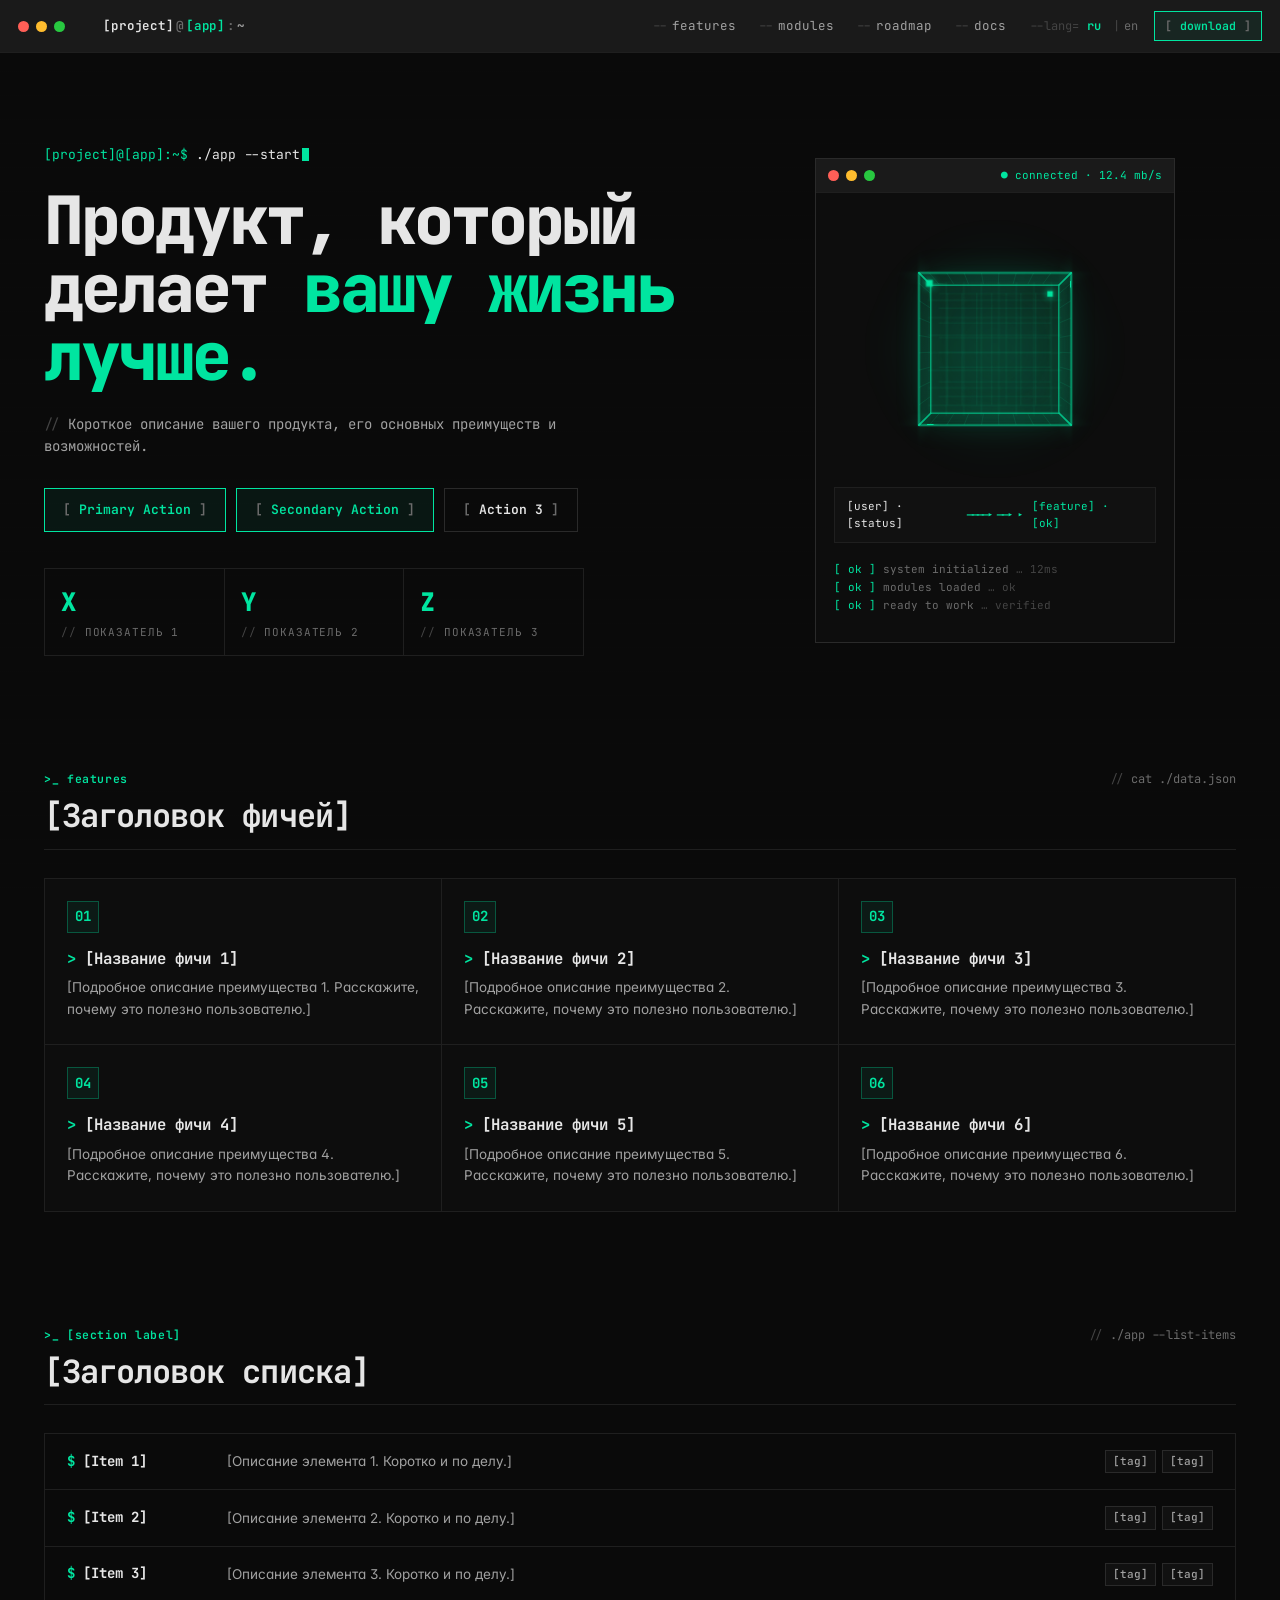
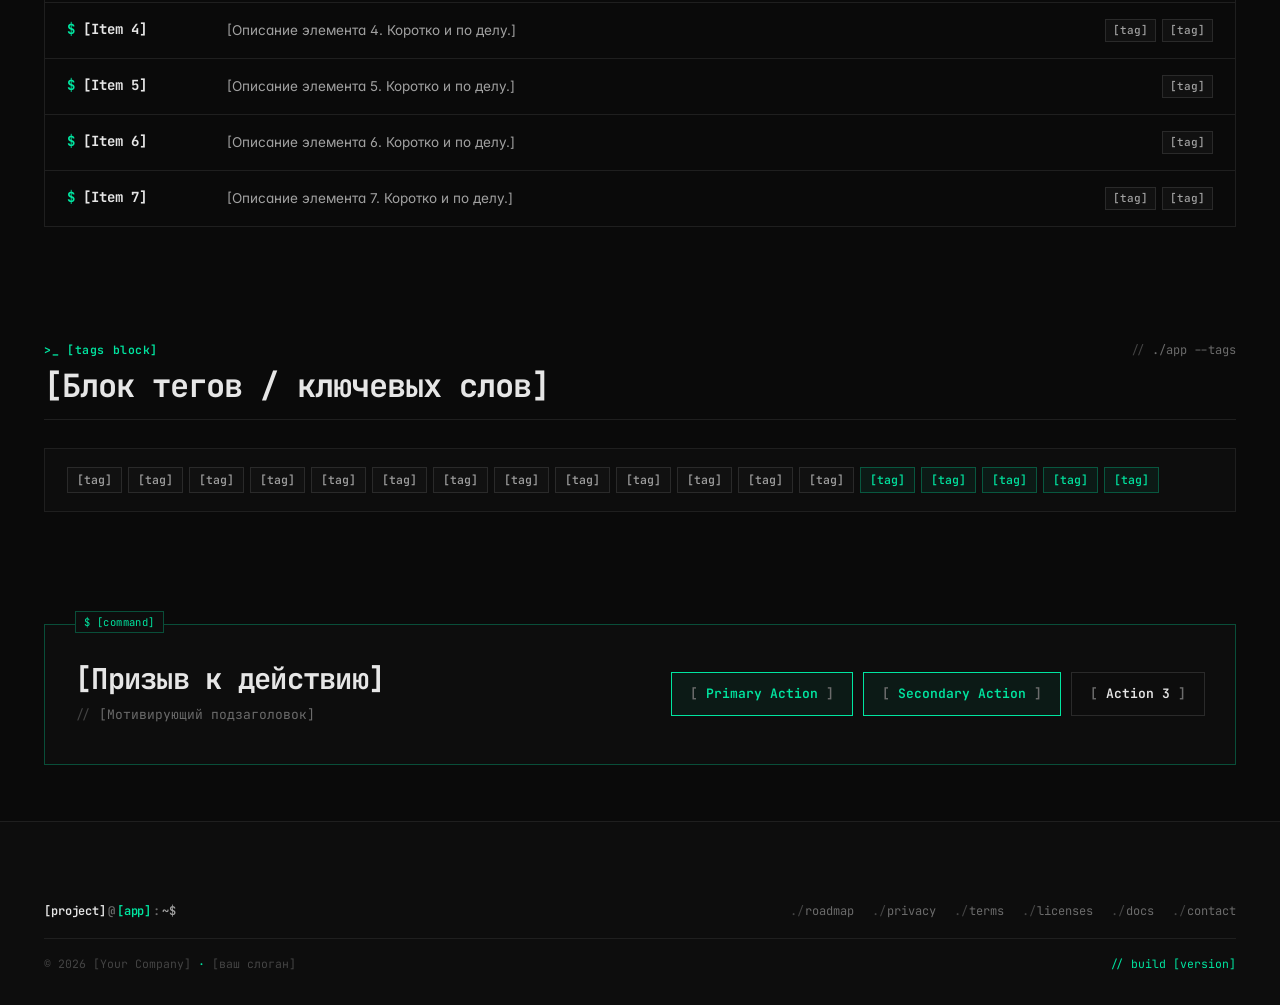
<file: index.html>
<!DOCTYPE html><html lang="ru"><head>
  <meta charset="UTF-8">
  <meta name="viewport" content="width=device-width, initial-scale=1.0">
  <title>[Project Name] — [Your Catchy Tagline Here]</title>
  <link rel="icon" type="image/x-icon" href="./assets/img/favicon.ico">
  <link rel="icon" type="image/png" sizes="32x32" href="./assets/img/favicon-32x32.png">
  <link rel="icon" type="image/png" sizes="16x16" href="./assets/img/favicon-16x16.png">
  <link rel="apple-touch-icon" sizes="180x180" href="./assets/img/apple-touch-icon.png">
  <meta name="description" content="[Your detailed project description goes here. It should cover main features.]">
  <link rel="preconnect" href="https://fonts.googleapis.com">
  <link rel="preconnect" href="https://fonts.gstatic.com" crossorigin="">
  <link href="https://fonts.googleapis.com/css2?family=Inter:wght@400;500;600;700;800;900&display=swap" rel="stylesheet">
  
  <link rel="stylesheet" href="./assets/css/styles.css">
  <style>
    /* ──────────────────────────────────────────────────────────────
     * Page: index.md — terminal-style landing
     * Local overrides only; everything else from styles.css.
     * ────────────────────────────────────────────────────────────── */

    /* HERO ── booted-up command prompt */
    .hero {
      padding: 92px 0 56px;
      position: relative;
    }
    .hero-grid {
      display: grid;
      grid-template-columns: minmax(0, 1.15fr) minmax(0, 0.85fr);
      gap: 56px;
      align-items: center;
    }
    .hero-cmd {
      font-family: var(--font-mono);
      font-size: 13px;
      color: var(--text-muted);
      margin-bottom: 22px;
    }
    .hero-cmd .prompt { color: var(--mint); }
    .hero-cmd .arg    { color: var(--text); }

    .hero h1 {
      font-family: var(--font-mono);
      font-size: clamp(2.4rem, 5.2vw, 4.2rem);
      font-weight: 800;
      letter-spacing: -0.045em;
      line-height: 1.02;
      margin-bottom: 22px;
    }
    .hero h1 .mint { color: var(--mint); }

    .hero-sub {
      font-family: var(--font-mono);
      font-size: 14px;
      line-height: 1.6;
      color: var(--text-secondary);
      max-width: 540px;
      margin-bottom: 30px;
    }
    .hero-sub::before { content: '// '; color: var(--text-faint); }

    .hero-actions {
      display: flex;
      flex-wrap: wrap;
      gap: 10px;
      margin-bottom: 36px;
    }

    .hero-stats {
      display: grid;
      grid-template-columns: repeat(3, 1fr);
      gap: 0;
      border-top: 1px solid var(--border);
      border-left: 1px solid var(--border);
      max-width: 540px;
    }
    .hero-stat {
      padding: 14px 16px;
      border-right: 1px solid var(--border);
      border-bottom: 1px solid var(--border);
    }
    .hero-stat-value {
      font-family: var(--font-mono);
      font-size: 1.6rem;
      font-weight: 800;
      color: var(--mint);
      letter-spacing: -0.03em;
    }
    .hero-stat-label {
      font-family: var(--font-mono);
      font-size: 11px;
      color: var(--text-muted);
      text-transform: uppercase;
      letter-spacing: 0.08em;
      margin-top: 2px;
    }
    .hero-stat-label::before { content: '// '; color: var(--text-faint); }

    /* Hero art — phone mockup framed as a window */
    .hero-art {
      position: relative;
      align-self: stretch;
      display: flex;
      align-items: center;
      justify-content: center;
    }
    .hero-art-frame {
      position: relative;
      width: 100%;
      max-width: 360px;
      background: var(--bg-panel);
      border: 1px solid var(--border-strong);
      padding: 0;
    }
    .hero-art-head {
      display: flex; align-items: center; gap: 10px;
      padding: 8px 12px;
      background: var(--bg-panel-head);
      border-bottom: 1px solid var(--border);
      font-family: var(--font-mono);
      font-size: 11px;
      color: var(--text-muted);
    }
    .hero-art-head .meta { margin-left: auto; color: var(--mint); }
    .hero-art-body {
      position: relative;
      padding: 36px 18px 28px;
      min-height: 380px;
      display: flex;
      flex-direction: column;
      align-items: stretch;
      justify-content: space-between;
      gap: 18px;
      overflow: hidden;
    }

    /* CSS 3D WIREFRAME CUBE — pure CSS, no images */
    .cube-stage {
      position: relative;
      width: 100%;
      height: 240px;
      perspective: 800px;
      display: grid;
      place-items: center;
    }
    .cube {
      position: relative;
      width: 140px;
      height: 140px;
      transform-style: preserve-3d;
      animation: cubeSpin 18s linear infinite;
    }
    .cube .face {
      position: absolute;
      inset: 0;
      border: 1px solid var(--mint);
      background:
        linear-gradient(135deg, rgba(0, 229, 160, 0.04), rgba(0, 229, 160, 0.10));
      box-shadow:
        inset 0 0 30px rgba(0, 229, 160, 0.06),
        0 0 24px rgba(0, 229, 160, 0.12);
    }
    /* edge inner grid pattern — mono "circuit" feel */
    .cube .face::before {
      content: '';
      position: absolute;
      inset: 8px;
      background:
        linear-gradient(to right,  var(--border-mint) 1px, transparent 1px) 0 0 / 16px 16px,
        linear-gradient(to bottom, var(--border-mint) 1px, transparent 1px) 0 0 / 16px 16px;
      opacity: 0.35;
    }
    /* corner pip */
    .cube .face::after {
      content: '';
      position: absolute;
      top: 6px; left: 6px;
      width: 6px; height: 6px;
      background: var(--mint);
      box-shadow: 0 0 8px var(--mint);
    }
    .cube .f-front  { transform: translateZ(70px); }
    .cube .f-back   { transform: rotateY(180deg) translateZ(70px); }
    .cube .f-right  { transform: rotateY(90deg)  translateZ(70px); }
    .cube .f-left   { transform: rotateY(-90deg) translateZ(70px); }
    .cube .f-top    { transform: rotateX(90deg)  translateZ(70px); }
    .cube .f-bottom { transform: rotateX(-90deg) translateZ(70px); }

    @keyframes cubeSpin {
      0%   { transform: rotateX(-22deg) rotateY(0deg); }
      100% { transform: rotateX(-22deg) rotateY(360deg); }
    }

    /* faint scanline ring around cube */
    .cube-glow {
      position: absolute;
      width: 260px; height: 260px;
      border-radius: 50%;
      background: radial-gradient(circle, rgba(0, 229, 160, 0.16) 0%, transparent 60%);
      filter: blur(20px);
      pointer-events: none;
    }

    /* network ASCII strip under cube */
    .net-strip {
      display: grid;
      grid-template-columns: 1fr auto 1fr;
      gap: 10px;
      align-items: center;
      padding: 10px 12px;
      border: 1px solid var(--border);
      background: var(--bg-elev-1);
      font-family: var(--font-mono);
      font-size: 11px;
      color: var(--text-muted);
    }
    .net-strip .node { color: var(--text); }
    .net-strip .node.is-mint { color: var(--mint); }
    .net-strip .dash {
      letter-spacing: -2px;
      color: var(--mint);
      text-align: center;
      animation: dashFlow 2.4s linear infinite;
    }
    @keyframes dashFlow {
      0%, 100% { opacity: 0.4; }
      50%      { opacity: 1; }
    }

    /* live log lines under network */
    .live-log {
      font-family: var(--font-mono);
      font-size: 11px;
      color: var(--text-muted);
      line-height: 1.6;
    }
    .live-log .ok   { color: var(--mint); }
    .live-log .dim  { color: var(--text-faint); }

    @media (max-width: 960px) {
      .hero-grid { grid-template-columns: 1fr; gap: 36px; }
      .hero-art { order: 2; }
      .hero-art-frame { max-width: 360px; }
    }
    @media (max-width: 480px) {
      .hero { padding: 60px 0 36px; }
      .hero-stats { grid-template-columns: 1fr 1fr; max-width: 100%; }
      .cube-stage { height: 200px; }
      .cube { width: 110px; height: 110px; }
      .cube .f-front, .cube .f-back, .cube .f-right,
      .cube .f-left, .cube .f-top, .cube .f-bottom {
        --tz: 55px;
      }
      .cube .f-front  { transform: translateZ(55px); }
      .cube .f-back   { transform: rotateY(180deg) translateZ(55px); }
      .cube .f-right  { transform: rotateY(90deg)  translateZ(55px); }
      .cube .f-left   { transform: rotateY(-90deg) translateZ(55px); }
      .cube .f-top    { transform: rotateX(90deg)  translateZ(55px); }
      .cube .f-bottom { transform: rotateX(-90deg) translateZ(55px); }
    }

    @media (prefers-reduced-motion: reduce) {
      .cube { animation: none; transform: rotateX(-22deg) rotateY(34deg); }
      .net-strip .dash { animation: none; opacity: 0.75; }
    }

    /* ── SECTION HEAD ── unified shape for #features / #protocols / etc. */
    .sec-head {
      margin-bottom: 28px;
      padding-bottom: 14px;
      border-bottom: 1px solid var(--border);
      display: flex;
      align-items: baseline;
      justify-content: space-between;
      flex-wrap: wrap;
      gap: 12px;
    }
    .sec-head .eyebrow { display: inline-flex; }
    .sec-head h2 {
      font-family: var(--font-mono);
      font-size: clamp(1.5rem, 2.8vw, 2rem);
      font-weight: 700;
      letter-spacing: -0.03em;
    }
    .sec-head .meta {
      font-family: var(--font-mono);
      font-size: 12px;
      color: var(--text-muted);
    }
    .sec-head .meta::before { content: '// '; color: var(--text-faint); }

    /* ── FEATURES GRID ── */
    .feat-grid {
      display: grid;
      grid-template-columns: repeat(3, 1fr);
      gap: 0;
      border-top: 1px solid var(--border);
      border-left: 1px solid var(--border);
    }
    .feat {
      position: relative;
      padding: 22px 22px 24px;
      background: var(--bg-panel);
      border-right: 1px solid var(--border);
      border-bottom: 1px solid var(--border);
      transition: background var(--d-fast) var(--ease);
    }
    .feat:hover { background: var(--bg-elev-1); }
    .feat-icon {
      display: inline-flex;
      align-items: center;
      justify-content: center;
      width: 32px; height: 32px;
      margin-bottom: 14px;
      border: 1px solid var(--border-mint);
      background: var(--mint-tint);
      color: var(--mint);
      font-family: var(--font-mono);
      font-size: 14px;
      font-weight: 700;
    }
    .feat-title {
      font-family: var(--font-mono);
      font-size: 0.98rem;
      font-weight: 700;
      color: var(--text);
      margin-bottom: 6px;
    }
    .feat-title::before { content: '> '; color: var(--mint); }
    .feat-desc {
      font-family: var(--font-sans);
      font-size: 13.5px;
      line-height: 1.6;
      color: var(--text-secondary);
    }
    @media (max-width: 960px) { .feat-grid { grid-template-columns: repeat(2, 1fr); } }
    @media (max-width: 560px) { .feat-grid { grid-template-columns: 1fr; } }

    /* ── PROTOCOLS LIST ── */
    .proto-list {
      display: grid;
      grid-template-columns: 1fr;
      border: 1px solid var(--border);
    }
    .proto-row {
      display: grid;
      grid-template-columns: 140px 1fr auto;
      gap: 20px;
      padding: 16px 22px;
      border-bottom: 1px solid var(--border);
      align-items: center;
      transition: background var(--d-fast) var(--ease);
    }
    .proto-row:last-child { border-bottom: none; }
    .proto-row:hover { background: var(--bg-elev-1); }
    .proto-name {
      font-family: var(--font-mono);
      font-size: 14px;
      font-weight: 700;
      color: var(--text);
    }
    .proto-name::before { content: '$ '; color: var(--mint); }
    .proto-desc {
      font-family: var(--font-sans);
      font-size: 13.5px;
      color: var(--text-secondary);
      line-height: 1.55;
    }
    .proto-tags { display: flex; gap: 6px; flex-wrap: wrap; justify-content: flex-end; }
    @media (max-width: 720px) {
      .proto-row { grid-template-columns: 1fr; gap: 6px; }
      .proto-tags { justify-content: flex-start; }
    }

    /* ── TRANSPORTS ── horizontal cloud of tags */
    .transports {
      display: flex;
      flex-wrap: wrap;
      gap: 6px;
      padding: 18px 22px;
      background: var(--bg-panel);
      border: 1px solid var(--border);
    }
    .transports .tag { font-size: 11.5px; padding: 3px 9px; }

    /* ── CTA STRIP ── */
    .cta-strip {
      padding: 38px 30px;
      background: var(--bg-panel);
      border: 1px solid var(--border-mint);
      display: grid;
      grid-template-columns: 1fr auto;
      gap: 28px;
      align-items: center;
    }
    .cta-strip::before {
      content: '$ [command]';
      position: absolute;
      top: -14px;
      left: 30px;
      padding: 2px 8px;
      background: var(--bg-panel);
      border: 1px solid var(--border-mint);
      font-family: var(--font-mono);
      font-size: 10.5px;
      color: var(--mint);
      letter-spacing: 0.04em;
      text-transform: lowercase;
    }
    .cta-strip { position: relative; }
    .cta-strip h2 {
      font-family: var(--font-mono);
      font-size: clamp(1.4rem, 2.4vw, 1.8rem);
      font-weight: 700;
      letter-spacing: -0.025em;
      margin-bottom: 8px;
    }
    .cta-strip p {
      font-family: var(--font-mono);
      font-size: 13px;
      color: var(--text-muted);
    }
    .cta-strip p::before { content: '// '; color: var(--text-faint); }
    .cta-actions { display: flex; gap: 10px; flex-wrap: wrap; justify-content: flex-end; }
    @media (max-width: 720px) {
      .cta-strip { grid-template-columns: 1fr; padding: 30px 22px; }
      .cta-actions { justify-content: flex-start; }
    }

    /* Section base — replaces old big-feature/hero-art-section etc. */
    section.block { padding: 56px 0; }
    @media (max-width: 768px) { section.block { padding: 40px 0; } }
  </style>
</head>
<body>
  
  <header class="site-header" id="header">
    <div class="site-header-inner">
      <span class="win-dots" aria-hidden="true"><span></span><span></span><span></span></span>
      <a href="#" class="brand-path">
        <span class="host">[project]</span><span class="sep">@</span><span class="at">[app]</span><span class="sep">:</span><span class="path">~</span>
      </a>
      <nav class="site-nav">
        <a href="#features">features</a>
        <a href="#modules">modules</a>
        <a href="roadmap.html">roadmap</a>
        <a href="docs.html">docs</a>
      </nav>
      <div class="site-actions">
        <div class="lang-switcher">
          <button class="lang-btn active" onclick="setLang('ru')">ru</button>
          <button class="lang-btn" onclick="setLang('en')">en</button>
        </div>
        <a href="#download" class="btn btn-primary btn-sm">download</a>
      </div>
    </div>
  </header>

  <section class="hero">
    <div class="container">
      <div class="hero-grid">
        <div>
          <div class="hero-cmd">
            <span class="prompt">[project]@[app]:~$</span>
            <span class="arg">./app --start<span class="caret"></span></span>
          </div>
          <h1>
            <span lang="ru">Продукт, который<br>делает <span class="mint">вашу жизнь лучше.</span></span>
            <span lang="en">Product that<br>makes <span class="mint">your life easier.</span></span>
          </h1>
          <p class="hero-sub">
            <span lang="ru"> Короткое описание вашего продукта, его основных преимуществ и возможностей.</span>
            <span lang="en"> Short description of your product, its main benefits and features.</span>
          </p>
          <div class="hero-actions">
            <a href="#" class="btn btn-primary btn-lg" id="download">Primary Action</a>
            <a href="#" class="btn btn-primary btn-lg">Secondary Action</a>
            <a href="#" class="btn btn-lg">Action 3</a>
          </div>
          <div class="hero-stats">
            <div class="hero-stat">
              <div class="hero-stat-value">X</div>
              <div class="hero-stat-label" lang="ru">показатель 1</div>
              <div class="hero-stat-label" lang="en">metric 1</div>
            </div>
            <div class="hero-stat">
              <div class="hero-stat-value">Y</div>
              <div class="hero-stat-label" lang="ru">показатель 2</div>
              <div class="hero-stat-label" lang="en">metric 2</div>
            </div>
            <div class="hero-stat">
              <div class="hero-stat-value">Z</div>
              <div class="hero-stat-label" lang="ru">показатель 3</div>
              <div class="hero-stat-label" lang="en">metric 3</div>
            </div>
          </div>
        </div>
        <div class="hero-art">
          <div class="hero-art-frame">
            <div class="hero-art-head">
              <span class="win-dots" aria-hidden="true"><span></span><span></span><span></span></span>
              <span class="meta">● connected · 12.4 mb/s</span>
            </div>
            <div class="hero-art-body">
              <div class="cube-stage" aria-hidden="true">
                <div class="cube-glow"></div>
                <div class="cube">
                  <div class="face f-front"></div>
                  <div class="face f-back"></div>
                  <div class="face f-right"></div>
                  <div class="face f-left"></div>
                  <div class="face f-top"></div>
                  <div class="face f-bottom"></div>
                </div>
              </div>
              <div class="net-strip">
                <span class="node">[user] · [status]</span>
                <span class="dash">────▸ ──▸ ▸</span>
                <span class="node is-mint">[feature] · [ok]</span>
              </div>
              <div class="live-log">
                <div><span class="ok">[ ok ]</span> system initialized <span class="dim">… 12ms</span></div>
                <div><span class="ok">[ ok ]</span> modules loaded <span class="dim">… ok</span></div>
                <div><span class="ok">[ ok ]</span> ready to work <span class="dim">… verified</span></div>
              </div>
            </div>
          </div>
        </div>
      </div>
    </div>
  </section>

  <section class="block" id="features">
    <div class="container">
      <div class="sec-head">
        <div>
          <span class="eyebrow">features</span>
          <h2 style="margin-top: 8px;">
            <span lang="ru">[Заголовок фичей]</span>
            <span lang="en">[Features Heading]</span>
          </h2>
        </div>
        <span class="meta" lang="ru">cat ./data.json</span>
        <span class="meta" lang="en">cat ./data.json</span>
      </div>
      <div class="feat-grid">
        <div class="feat">
          <div class="feat-icon">01</div>
          <div class="feat-title" lang="ru">[Название фичи 1]</div>
          <div class="feat-title" lang="en">[Feature 1 Name]</div>
          <div class="feat-desc" lang="ru">[Подробное описание преимущества 1. Расскажите, почему это полезно пользователю.]</div>
          <div class="feat-desc" lang="en">[Detailed description for feature 1. Explain why it is useful for the user.]</div>
        </div>
        <div class="feat">
          <div class="feat-icon">02</div>
          <div class="feat-title" lang="ru">[Название фичи 2]</div>
          <div class="feat-title" lang="en">[Feature 2 Name]</div>
          <div class="feat-desc" lang="ru">[Подробное описание преимущества 2. Расскажите, почему это полезно пользователю.]</div>
          <div class="feat-desc" lang="en">[Detailed description for feature 2. Explain why it is useful for the user.]</div>
        </div>
        <div class="feat">
          <div class="feat-icon">03</div>
          <div class="feat-title" lang="ru">[Название фичи 3]</div>
          <div class="feat-title" lang="en">[Feature 3 Name]</div>
          <div class="feat-desc" lang="ru">[Подробное описание преимущества 3. Расскажите, почему это полезно пользователю.]</div>
          <div class="feat-desc" lang="en">[Detailed description for feature 3. Explain why it is useful for the user.]</div>
        </div>
        <div class="feat">
          <div class="feat-icon">04</div>
          <div class="feat-title" lang="ru">[Название фичи 4]</div>
          <div class="feat-title" lang="en">[Feature 4 Name]</div>
          <div class="feat-desc" lang="ru">[Подробное описание преимущества 4. Расскажите, почему это полезно пользователю.]</div>
          <div class="feat-desc" lang="en">[Detailed description for feature 4. Explain why it is useful for the user.]</div>
        </div>
        <div class="feat">
          <div class="feat-icon">05</div>
          <div class="feat-title" lang="ru">[Название фичи 5]</div>
          <div class="feat-title" lang="en">[Feature 5 Name]</div>
          <div class="feat-desc" lang="ru">[Подробное описание преимущества 5. Расскажите, почему это полезно пользователю.]</div>
          <div class="feat-desc" lang="en">[Detailed description for feature 5. Explain why it is useful for the user.]</div>
        </div>
        <div class="feat">
          <div class="feat-icon">06</div>
          <div class="feat-title" lang="ru">[Название фичи 6]</div>
          <div class="feat-title" lang="en">[Feature 6 Name]</div>
          <div class="feat-desc" lang="ru">[Подробное описание преимущества 6. Расскажите, почему это полезно пользователю.]</div>
          <div class="feat-desc" lang="en">[Detailed description for feature 6. Explain why it is useful for the user.]</div>
        </div>
      </div>
    </div>
  </section>

  <section class="block" id="modules">
    <div class="container">
      <div class="sec-head">
        <div>
          <span class="eyebrow">[section label]</span>
          <h2 style="margin-top: 8px;">
            <span lang="ru">[Заголовок списка]</span>
            <span lang="en">[List Heading]</span>
          </h2>
        </div>
        <span class="meta">./app --list-items</span>
      </div>
      <div class="proto-list">
        <div class="proto-row">
          <div class="proto-name">[Item 1]</div>
          <div class="proto-desc" lang="ru">[Описание элемента 1. Коротко и по делу.]</div>
          <div class="proto-desc" lang="en">[Description of item 1. Short and clear.]</div>
          <div class="proto-tags">
            <span class="tag">[tag]</span>
            <span class="tag">[tag]</span>
          </div>
        </div>
        <div class="proto-row">
          <div class="proto-name">[Item 2]</div>
          <div class="proto-desc" lang="ru">[Описание элемента 2. Коротко и по делу.]</div>
          <div class="proto-desc" lang="en">[Description of item 2. Short and clear.]</div>
          <div class="proto-tags">
            <span class="tag">[tag]</span>
            <span class="tag">[tag]</span>
          </div>
        </div>
        <div class="proto-row">
          <div class="proto-name">[Item 3]</div>
          <div class="proto-desc" lang="ru">[Описание элемента 3. Коротко и по делу.]</div>
          <div class="proto-desc" lang="en">[Description of item 3. Short and clear.]</div>
          <div class="proto-tags">
            <span class="tag">[tag]</span>
            <span class="tag">[tag]</span>
          </div>
        </div>
        <div class="proto-row">
          <div class="proto-name">[Item 4]</div>
          <div class="proto-desc" lang="ru">[Описание элемента 4. Коротко и по делу.]</div>
          <div class="proto-desc" lang="en">[Description of item 4. Short and clear.]</div>
          <div class="proto-tags">
            <span class="tag">[tag]</span>
            <span class="tag">[tag]</span>
          </div>
        </div>
        <div class="proto-row">
          <div class="proto-name">[Item 5]</div>
          <div class="proto-desc" lang="ru">[Описание элемента 5. Коротко и по делу.]</div>
          <div class="proto-desc" lang="en">[Description of item 5. Short and clear.]</div>
          <div class="proto-tags">
            <span class="tag">[tag]</span>
          </div>
        </div>
        <div class="proto-row">
          <div class="proto-name">[Item 6]</div>
          <div class="proto-desc" lang="ru">[Описание элемента 6. Коротко и по делу.]</div>
          <div class="proto-desc" lang="en">[Description of item 6. Short and clear.]</div>
          <div class="proto-tags">
            <span class="tag">[tag]</span>
          </div>
        </div>
        <div class="proto-row">
          <div class="proto-name">[Item 7]</div>
          <div class="proto-desc" lang="ru">[Описание элемента 7. Коротко и по делу.]</div>
          <div class="proto-desc" lang="en">[Description of item 7. Short and clear.]</div>
          <div class="proto-tags">
            <span class="tag">[tag]</span>
            <span class="tag">[tag]</span>
          </div>
        </div>
      </div>
    </div>
  </section>

  <section class="block">
    <div class="container">
      <div class="sec-head">
        <div>
          <span class="eyebrow">[tags block]</span>
          <h2 style="margin-top: 8px;">
            <span lang="ru">[Блок тегов / ключевых слов]</span>
            <span lang="en">[Tags / Keywords block]</span>
          </h2>
        </div>
        <span class="meta">./app --tags</span>
      </div>
      <div class="transports">
        <span class="tag">[tag]</span>
        <span class="tag">[tag]</span>
        <span class="tag">[tag]</span>
        <span class="tag">[tag]</span>
        <span class="tag">[tag]</span>
        <span class="tag">[tag]</span>
        <span class="tag">[tag]</span>
        <span class="tag">[tag]</span>
        <span class="tag">[tag]</span>
        <span class="tag">[tag]</span>
        <span class="tag">[tag]</span>
        <span class="tag">[tag]</span>
        <span class="tag">[tag]</span>
        <span class="tag tag-mint">[tag]</span>
        <span class="tag tag-mint">[tag]</span>
        <span class="tag tag-mint">[tag]</span>
        <span class="tag tag-mint">[tag]</span>
        <span class="tag tag-mint">[tag]</span>
      </div>
    </div>
  </section>

  <section class="block">
    <div class="container">
      <div class="cta-strip">
        <div>
          <h2 lang="ru">[Призыв к действию]</h2>
          <h2 lang="en">[Call to Action]</h2>
          <p lang="ru">[Мотивирующий подзаголовок]</p>
          <p lang="en">[Motivating sub-heading]</p>
        </div>
        <div class="cta-actions">
          <a href="#" class="btn btn-primary btn-lg">Primary Action</a>
          <a href="#" class="btn btn-primary btn-lg">Secondary Action</a>
          <a href="#" class="btn btn-lg">Action 3</a>
        </div>
      </div>
    </div>
  </section>

  <footer class="site-footer">
    <div class="container site-footer-inner">
      <div class="brand-path">
        <span class="host">[project]</span><span class="sep">@</span><span class="at">[app]</span><span class="sep">:</span><span class="path">~$</span>
      </div>
      <div class="site-footer-links">
        <a href="roadmap.html">roadmap</a>
        <a href="privacy.html">privacy</a>
        <a href="terms.html">terms</a>
        <a href="licenses.html">licenses</a>
        <a href="docs.html">docs</a>
        <a href="contact.html">contact</a>
      </div>
    </div>
    <div class="container">
      <div class="site-footer-copy">
        <span>© 2026 [Your Company] <span class="tok-mint">·</span> <span lang="ru">[ваш слоган]</span><span lang="en">[your slogan]</span></span>
        <span class="tok-mint">// build [version]</span>
      </div>
    </div>
  </footer>

  <script>
    // Sticky header scroll-state
    const header = document.getElementById('header');
    window.addEventListener('scroll', () => {
      header.classList.toggle('scrolled', window.scrollY > 30);
    });

    // Smooth scroll for anchor links
    document.querySelectorAll('a[href^="#"]').forEach(anchor => {
      anchor.addEventListener('click', function(e) {
        const target = document.querySelector(this.getAttribute('href'));
        if (target) {
          e.preventDefault();
          target.scrollIntoView({ behavior: 'smooth', block: 'start' });
        }
      });
    });

    // Language switcher
    function setLang(lang) {
      document.body.classList.remove('lang-ru', 'lang-en');
      if (lang === 'en') document.body.classList.add('lang-en');
      document.querySelectorAll('.lang-btn').forEach(btn => {
        btn.classList.remove('active');
        if (btn.textContent.toLowerCase() === lang.toLowerCase()) btn.classList.add('active');
      });
      localStorage.setItem('terminus-lang', lang);
    }
    const savedLang = localStorage.getItem('terminus-lang');
    if (savedLang) setLang(savedLang);
  </script>

</body></html>
</file>
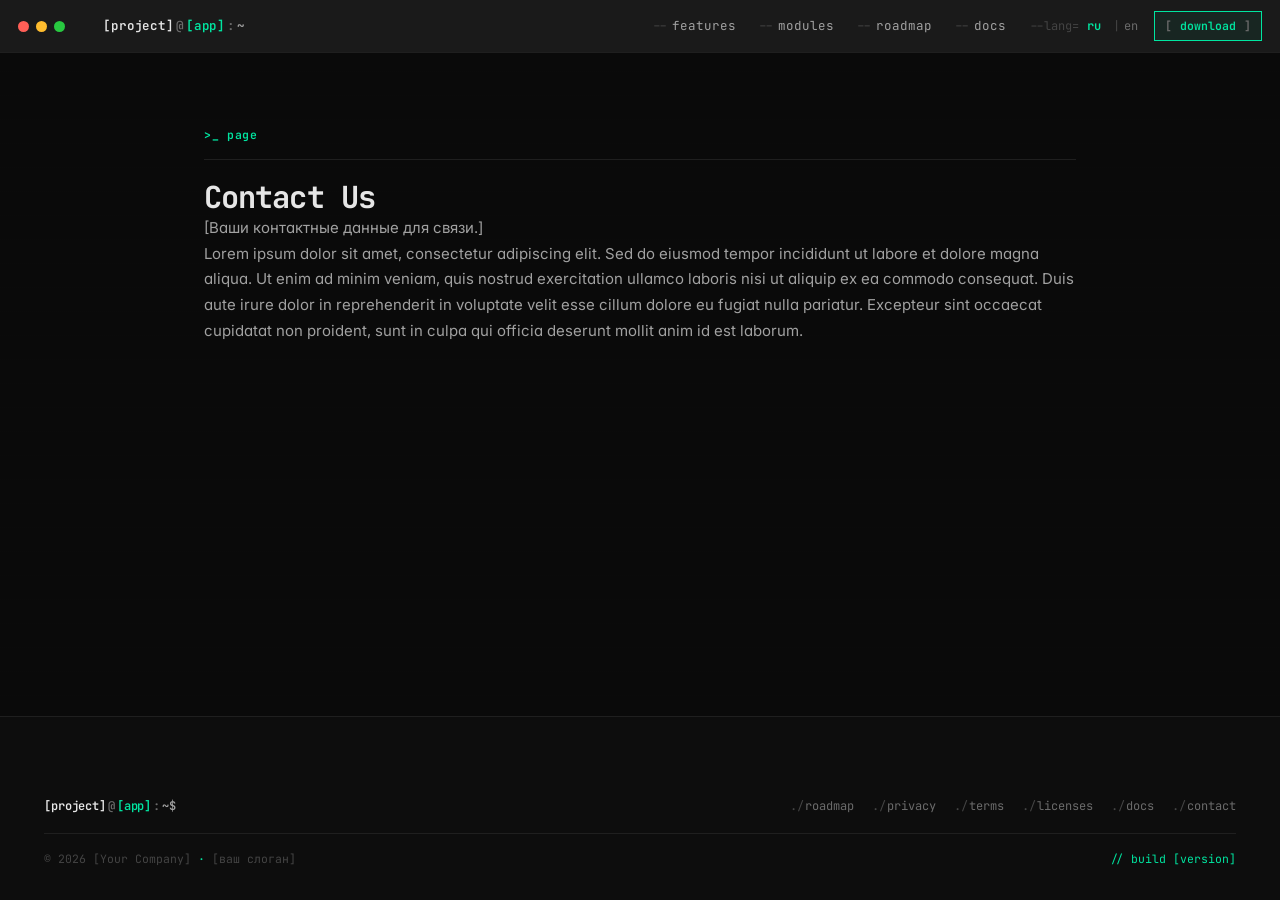
<file: contact.html>
<!DOCTYPE html><html lang="ru"><head>
  <meta charset="UTF-8">
  <meta name="viewport" content="width=device-width, initial-scale=1.0">
  <title>[Project Name] — [Your Catchy Tagline Here]</title>
  <link rel="icon" type="image/x-icon" href="./assets/img/favicon.ico">
  <link rel="icon" type="image/png" sizes="32x32" href="./assets/img/favicon-32x32.png">
  <link rel="icon" type="image/png" sizes="16x16" href="./assets/img/favicon-16x16.png">
  <link rel="apple-touch-icon" sizes="180x180" href="./assets/img/apple-touch-icon.png">
  <meta name="description" content="[Your detailed project description goes here. It should cover main features.]">
  <link rel="preconnect" href="https://fonts.googleapis.com">
  <link rel="preconnect" href="https://fonts.gstatic.com" crossorigin="">
  <link href="https://fonts.googleapis.com/css2?family=Inter:wght@400;500;600;700;800;900&display=swap" rel="stylesheet">
  
  <link rel="stylesheet" href="./assets/css/styles.css">
  <style>
    /* ──────────────────────────────────────────────────────────────
     * Page: index.md — terminal-style landing
     * Local overrides only; everything else from styles.css.
     * ────────────────────────────────────────────────────────────── */

    /* HERO ── booted-up command prompt */
    .hero {
      padding: 92px 0 56px;
      position: relative;
    }
    .hero-grid {
      display: grid;
      grid-template-columns: minmax(0, 1.15fr) minmax(0, 0.85fr);
      gap: 56px;
      align-items: center;
    }
    .hero-cmd {
      font-family: var(--font-mono);
      font-size: 13px;
      color: var(--text-muted);
      margin-bottom: 22px;
    }
    .hero-cmd .prompt { color: var(--mint); }
    .hero-cmd .arg    { color: var(--text); }

    .hero h1 {
      font-family: var(--font-mono);
      font-size: clamp(2.4rem, 5.2vw, 4.2rem);
      font-weight: 800;
      letter-spacing: -0.045em;
      line-height: 1.02;
      margin-bottom: 22px;
    }
    .hero h1 .mint { color: var(--mint); }

    .hero-sub {
      font-family: var(--font-mono);
      font-size: 14px;
      line-height: 1.6;
      color: var(--text-secondary);
      max-width: 540px;
      margin-bottom: 30px;
    }
    .hero-sub::before { content: '// '; color: var(--text-faint); }

    .hero-actions {
      display: flex;
      flex-wrap: wrap;
      gap: 10px;
      margin-bottom: 36px;
    }

    .hero-stats {
      display: grid;
      grid-template-columns: repeat(3, 1fr);
      gap: 0;
      border-top: 1px solid var(--border);
      border-left: 1px solid var(--border);
      max-width: 540px;
    }
    .hero-stat {
      padding: 14px 16px;
      border-right: 1px solid var(--border);
      border-bottom: 1px solid var(--border);
    }
    .hero-stat-value {
      font-family: var(--font-mono);
      font-size: 1.6rem;
      font-weight: 800;
      color: var(--mint);
      letter-spacing: -0.03em;
    }
    .hero-stat-label {
      font-family: var(--font-mono);
      font-size: 11px;
      color: var(--text-muted);
      text-transform: uppercase;
      letter-spacing: 0.08em;
      margin-top: 2px;
    }
    .hero-stat-label::before { content: '// '; color: var(--text-faint); }

    /* Hero art — phone mockup framed as a window */
    .hero-art {
      position: relative;
      align-self: stretch;
      display: flex;
      align-items: center;
      justify-content: center;
    }
    .hero-art-frame {
      position: relative;
      width: 100%;
      max-width: 360px;
      background: var(--bg-panel);
      border: 1px solid var(--border-strong);
      padding: 0;
    }
    .hero-art-head {
      display: flex; align-items: center; gap: 10px;
      padding: 8px 12px;
      background: var(--bg-panel-head);
      border-bottom: 1px solid var(--border);
      font-family: var(--font-mono);
      font-size: 11px;
      color: var(--text-muted);
    }
    .hero-art-head .meta { margin-left: auto; color: var(--mint); }
    .hero-art-body {
      position: relative;
      padding: 36px 18px 28px;
      min-height: 380px;
      display: flex;
      flex-direction: column;
      align-items: stretch;
      justify-content: space-between;
      gap: 18px;
      overflow: hidden;
    }

    /* CSS 3D WIREFRAME CUBE — pure CSS, no images */
    .cube-stage {
      position: relative;
      width: 100%;
      height: 240px;
      perspective: 800px;
      display: grid;
      place-items: center;
    }
    .cube {
      position: relative;
      width: 140px;
      height: 140px;
      transform-style: preserve-3d;
      animation: cubeSpin 18s linear infinite;
    }
    .cube .face {
      position: absolute;
      inset: 0;
      border: 1px solid var(--mint);
      background:
        linear-gradient(135deg, rgba(0, 229, 160, 0.04), rgba(0, 229, 160, 0.10));
      box-shadow:
        inset 0 0 30px rgba(0, 229, 160, 0.06),
        0 0 24px rgba(0, 229, 160, 0.12);
    }
    /* edge inner grid pattern — mono "circuit" feel */
    .cube .face::before {
      content: '';
      position: absolute;
      inset: 8px;
      background:
        linear-gradient(to right,  var(--border-mint) 1px, transparent 1px) 0 0 / 16px 16px,
        linear-gradient(to bottom, var(--border-mint) 1px, transparent 1px) 0 0 / 16px 16px;
      opacity: 0.35;
    }
    /* corner pip */
    .cube .face::after {
      content: '';
      position: absolute;
      top: 6px; left: 6px;
      width: 6px; height: 6px;
      background: var(--mint);
      box-shadow: 0 0 8px var(--mint);
    }
    .cube .f-front  { transform: translateZ(70px); }
    .cube .f-back   { transform: rotateY(180deg) translateZ(70px); }
    .cube .f-right  { transform: rotateY(90deg)  translateZ(70px); }
    .cube .f-left   { transform: rotateY(-90deg) translateZ(70px); }
    .cube .f-top    { transform: rotateX(90deg)  translateZ(70px); }
    .cube .f-bottom { transform: rotateX(-90deg) translateZ(70px); }

    @keyframes cubeSpin {
      0%   { transform: rotateX(-22deg) rotateY(0deg); }
      100% { transform: rotateX(-22deg) rotateY(360deg); }
    }

    /* faint scanline ring around cube */
    .cube-glow {
      position: absolute;
      width: 260px; height: 260px;
      border-radius: 50%;
      background: radial-gradient(circle, rgba(0, 229, 160, 0.16) 0%, transparent 60%);
      filter: blur(20px);
      pointer-events: none;
    }

    /* network ASCII strip under cube */
    .net-strip {
      display: grid;
      grid-template-columns: 1fr auto 1fr;
      gap: 10px;
      align-items: center;
      padding: 10px 12px;
      border: 1px solid var(--border);
      background: var(--bg-elev-1);
      font-family: var(--font-mono);
      font-size: 11px;
      color: var(--text-muted);
    }
    .net-strip .node { color: var(--text); }
    .net-strip .node.is-mint { color: var(--mint); }
    .net-strip .dash {
      letter-spacing: -2px;
      color: var(--mint);
      text-align: center;
      animation: dashFlow 2.4s linear infinite;
    }
    @keyframes dashFlow {
      0%, 100% { opacity: 0.4; }
      50%      { opacity: 1; }
    }

    /* live log lines under network */
    .live-log {
      font-family: var(--font-mono);
      font-size: 11px;
      color: var(--text-muted);
      line-height: 1.6;
    }
    .live-log .ok   { color: var(--mint); }
    .live-log .dim  { color: var(--text-faint); }

    @media (max-width: 960px) {
      .hero-grid { grid-template-columns: 1fr; gap: 36px; }
      .hero-art { order: 2; }
      .hero-art-frame { max-width: 360px; }
    }
    @media (max-width: 480px) {
      .hero { padding: 60px 0 36px; }
      .hero-stats { grid-template-columns: 1fr 1fr; max-width: 100%; }
      .cube-stage { height: 200px; }
      .cube { width: 110px; height: 110px; }
      .cube .f-front, .cube .f-back, .cube .f-right,
      .cube .f-left, .cube .f-top, .cube .f-bottom {
        --tz: 55px;
      }
      .cube .f-front  { transform: translateZ(55px); }
      .cube .f-back   { transform: rotateY(180deg) translateZ(55px); }
      .cube .f-right  { transform: rotateY(90deg)  translateZ(55px); }
      .cube .f-left   { transform: rotateY(-90deg) translateZ(55px); }
      .cube .f-top    { transform: rotateX(90deg)  translateZ(55px); }
      .cube .f-bottom { transform: rotateX(-90deg) translateZ(55px); }
    }

    @media (prefers-reduced-motion: reduce) {
      .cube { animation: none; transform: rotateX(-22deg) rotateY(34deg); }
      .net-strip .dash { animation: none; opacity: 0.75; }
    }

    /* ── SECTION HEAD ── unified shape for #features / #protocols / etc. */
    .sec-head {
      margin-bottom: 28px;
      padding-bottom: 14px;
      border-bottom: 1px solid var(--border);
      display: flex;
      align-items: baseline;
      justify-content: space-between;
      flex-wrap: wrap;
      gap: 12px;
    }
    .sec-head .eyebrow { display: inline-flex; }
    .sec-head h2 {
      font-family: var(--font-mono);
      font-size: clamp(1.5rem, 2.8vw, 2rem);
      font-weight: 700;
      letter-spacing: -0.03em;
    }
    .sec-head .meta {
      font-family: var(--font-mono);
      font-size: 12px;
      color: var(--text-muted);
    }
    .sec-head .meta::before { content: '// '; color: var(--text-faint); }

    /* ── FEATURES GRID ── */
    .feat-grid {
      display: grid;
      grid-template-columns: repeat(3, 1fr);
      gap: 0;
      border-top: 1px solid var(--border);
      border-left: 1px solid var(--border);
    }
    .feat {
      position: relative;
      padding: 22px 22px 24px;
      background: var(--bg-panel);
      border-right: 1px solid var(--border);
      border-bottom: 1px solid var(--border);
      transition: background var(--d-fast) var(--ease);
    }
    .feat:hover { background: var(--bg-elev-1); }
    .feat-icon {
      display: inline-flex;
      align-items: center;
      justify-content: center;
      width: 32px; height: 32px;
      margin-bottom: 14px;
      border: 1px solid var(--border-mint);
      background: var(--mint-tint);
      color: var(--mint);
      font-family: var(--font-mono);
      font-size: 14px;
      font-weight: 700;
    }
    .feat-title {
      font-family: var(--font-mono);
      font-size: 0.98rem;
      font-weight: 700;
      color: var(--text);
      margin-bottom: 6px;
    }
    .feat-title::before { content: '> '; color: var(--mint); }
    .feat-desc {
      font-family: var(--font-sans);
      font-size: 13.5px;
      line-height: 1.6;
      color: var(--text-secondary);
    }
    @media (max-width: 960px) { .feat-grid { grid-template-columns: repeat(2, 1fr); } }
    @media (max-width: 560px) { .feat-grid { grid-template-columns: 1fr; } }

    /* ── PROTOCOLS LIST ── */
    .proto-list {
      display: grid;
      grid-template-columns: 1fr;
      border: 1px solid var(--border);
    }
    .proto-row {
      display: grid;
      grid-template-columns: 140px 1fr auto;
      gap: 20px;
      padding: 16px 22px;
      border-bottom: 1px solid var(--border);
      align-items: center;
      transition: background var(--d-fast) var(--ease);
    }
    .proto-row:last-child { border-bottom: none; }
    .proto-row:hover { background: var(--bg-elev-1); }
    .proto-name {
      font-family: var(--font-mono);
      font-size: 14px;
      font-weight: 700;
      color: var(--text);
    }
    .proto-name::before { content: '$ '; color: var(--mint); }
    .proto-desc {
      font-family: var(--font-sans);
      font-size: 13.5px;
      color: var(--text-secondary);
      line-height: 1.55;
    }
    .proto-tags { display: flex; gap: 6px; flex-wrap: wrap; justify-content: flex-end; }
    @media (max-width: 720px) {
      .proto-row { grid-template-columns: 1fr; gap: 6px; }
      .proto-tags { justify-content: flex-start; }
    }

    /* ── TRANSPORTS ── horizontal cloud of tags */
    .transports {
      display: flex;
      flex-wrap: wrap;
      gap: 6px;
      padding: 18px 22px;
      background: var(--bg-panel);
      border: 1px solid var(--border);
    }
    .transports .tag { font-size: 11.5px; padding: 3px 9px; }

    /* ── CTA STRIP ── */
    .cta-strip {
      padding: 38px 30px;
      background: var(--bg-panel);
      border: 1px solid var(--border-mint);
      display: grid;
      grid-template-columns: 1fr auto;
      gap: 28px;
      align-items: center;
    }
    .cta-strip::before {
      content: '$ [command]';
      position: absolute;
      top: -14px;
      left: 30px;
      padding: 2px 8px;
      background: var(--bg-panel);
      border: 1px solid var(--border-mint);
      font-family: var(--font-mono);
      font-size: 10.5px;
      color: var(--mint);
      letter-spacing: 0.04em;
      text-transform: lowercase;
    }
    .cta-strip { position: relative; }
    .cta-strip h2 {
      font-family: var(--font-mono);
      font-size: clamp(1.4rem, 2.4vw, 1.8rem);
      font-weight: 700;
      letter-spacing: -0.025em;
      margin-bottom: 8px;
    }
    .cta-strip p {
      font-family: var(--font-mono);
      font-size: 13px;
      color: var(--text-muted);
    }
    .cta-strip p::before { content: '// '; color: var(--text-faint); }
    .cta-actions { display: flex; gap: 10px; flex-wrap: wrap; justify-content: flex-end; }
    @media (max-width: 720px) {
      .cta-strip { grid-template-columns: 1fr; padding: 30px 22px; }
      .cta-actions { justify-content: flex-start; }
    }

    /* Section base — replaces old big-feature/hero-art-section etc. */
    section.block { padding: 56px 0; }
    @media (max-width: 768px) { section.block { padding: 40px 0; } }
  </style>
</head>
<body>
  
  <header class="site-header" id="header">
    <div class="site-header-inner">
      <span class="win-dots" aria-hidden="true"><span></span><span></span><span></span></span>
      <a href="#" class="brand-path">
        <span class="host">[project]</span><span class="sep">@</span><span class="at">[app]</span><span class="sep">:</span><span class="path">~</span>
      </a>
      <nav class="site-nav">
        <a href="index.html#features">features</a>
        <a href="index.html#modules">modules</a>
        <a href="roadmap.html">roadmap</a>
        <a href="docs.html">docs</a>
      </nav>
      <div class="site-actions">
        <div class="lang-switcher">
          <button class="lang-btn active" onclick="setLang('ru')">ru</button>
          <button class="lang-btn" onclick="setLang('en')">en</button>
        </div>
        <a href="#download" class="btn btn-primary btn-sm">download</a>
      </div>
    </div>
  </header>

    <section class="section">
    <div class="container container-narrow prose">
      <div class="sec-head" style="margin-bottom: 20px;">
        <span class="eyebrow">page</span>
      </div>
      <h2>Contact Us</h2>
      <p>[Ваши контактные данные для связи.]</p>
      <p>Lorem ipsum dolor sit amet, consectetur adipiscing elit. Sed do eiusmod tempor incididunt ut labore et dolore magna aliqua. Ut enim ad minim veniam, quis nostrud exercitation ullamco laboris nisi ut aliquip ex ea commodo consequat. Duis aute irure dolor in reprehenderit in voluptate velit esse cillum dolore eu fugiat nulla pariatur. Excepteur sint occaecat cupidatat non proident, sunt in culpa qui officia deserunt mollit anim id est laborum.</p>
    </div>
  </section>

  <footer class="site-footer">
    <div class="container site-footer-inner">
      <div class="brand-path">
        <span class="host">[project]</span><span class="sep">@</span><span class="at">[app]</span><span class="sep">:</span><span class="path">~$</span>
      </div>
      <div class="site-footer-links">
        <a href="roadmap.html">roadmap</a>
        <a href="privacy.html">privacy</a>
        <a href="terms.html">terms</a>
        <a href="licenses.html">licenses</a>
        <a href="docs.html">docs</a>
        <a href="contact.html">contact</a>
      </div>
    </div>
    <div class="container">
      <div class="site-footer-copy">
        <span>© 2026 [Your Company] <span class="tok-mint">·</span> <span lang="ru">[ваш слоган]</span><span lang="en">[your slogan]</span></span>
        <span class="tok-mint">// build [version]</span>
      </div>
    </div>
  </footer>

  <script>
    // Sticky header scroll-state
    const header = document.getElementById('header');
    window.addEventListener('scroll', () => {
      header.classList.toggle('scrolled', window.scrollY > 30);
    });

    // Smooth scroll for anchor links
    document.querySelectorAll('a[href^="#"]').forEach(anchor => {
      anchor.addEventListener('click', function(e) {
        const target = document.querySelector(this.getAttribute('href'));
        if (target) {
          e.preventDefault();
          target.scrollIntoView({ behavior: 'smooth', block: 'start' });
        }
      });
    });

    // Language switcher
    function setLang(lang) {
      document.body.classList.remove('lang-ru', 'lang-en');
      if (lang === 'en') document.body.classList.add('lang-en');
      document.querySelectorAll('.lang-btn').forEach(btn => {
        btn.classList.remove('active');
        if (btn.textContent.toLowerCase() === lang.toLowerCase()) btn.classList.add('active');
      });
      localStorage.setItem('terminus-lang', lang);
    }
    const savedLang = localStorage.getItem('terminus-lang');
    if (savedLang) setLang(savedLang);
  </script>

</body></html>
</file>
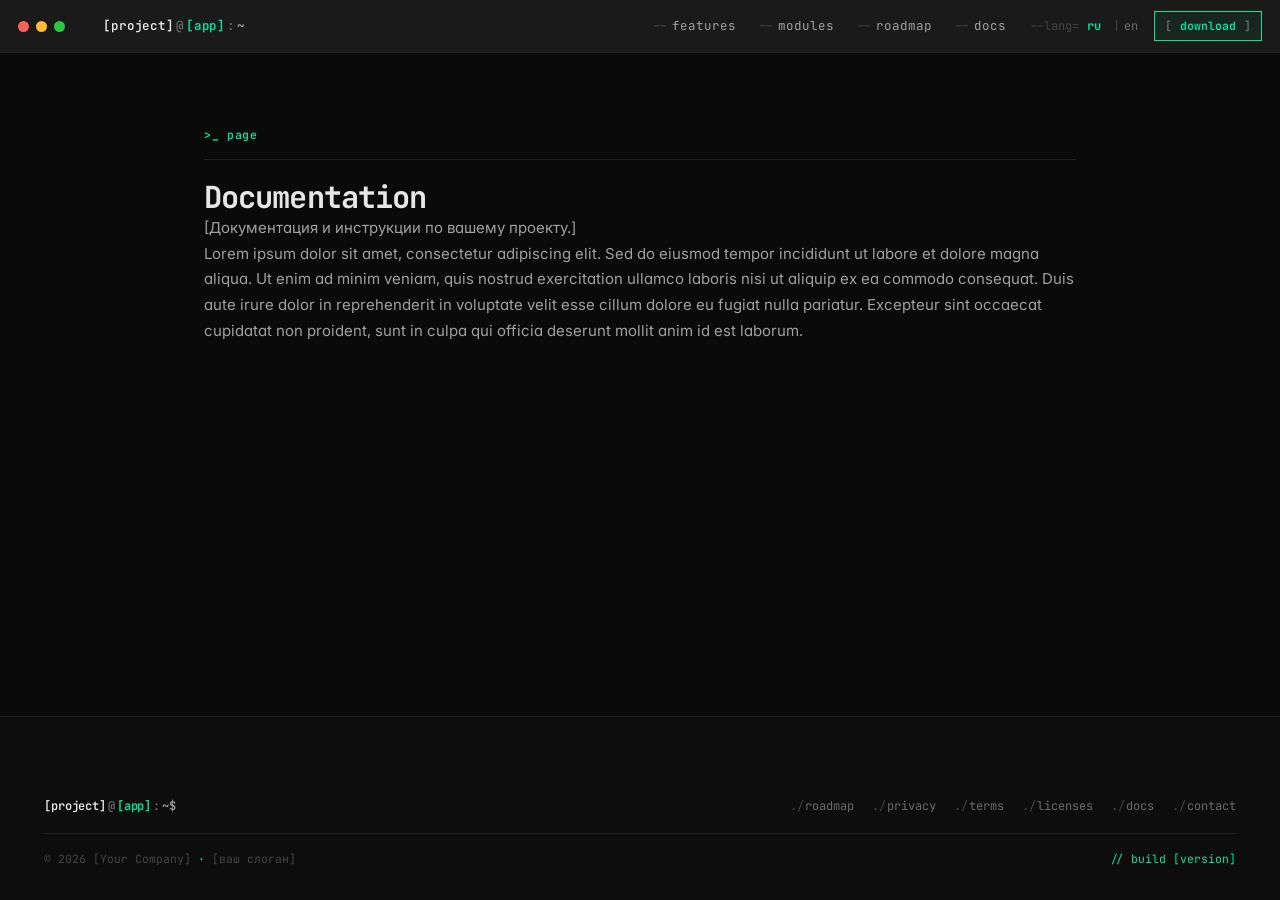
<file: docs.html>
<!DOCTYPE html><html lang="ru"><head>
  <meta charset="UTF-8">
  <meta name="viewport" content="width=device-width, initial-scale=1.0">
  <title>[Project Name] — [Your Catchy Tagline Here]</title>
  <link rel="icon" type="image/x-icon" href="./assets/img/favicon.ico">
  <link rel="icon" type="image/png" sizes="32x32" href="./assets/img/favicon-32x32.png">
  <link rel="icon" type="image/png" sizes="16x16" href="./assets/img/favicon-16x16.png">
  <link rel="apple-touch-icon" sizes="180x180" href="./assets/img/apple-touch-icon.png">
  <meta name="description" content="[Your detailed project description goes here. It should cover main features.]">
  <link rel="preconnect" href="https://fonts.googleapis.com">
  <link rel="preconnect" href="https://fonts.gstatic.com" crossorigin="">
  <link href="https://fonts.googleapis.com/css2?family=Inter:wght@400;500;600;700;800;900&display=swap" rel="stylesheet">
  
  <link rel="stylesheet" href="./assets/css/styles.css">
  <style>
    /* ──────────────────────────────────────────────────────────────
     * Page: index.md — terminal-style landing
     * Local overrides only; everything else from styles.css.
     * ────────────────────────────────────────────────────────────── */

    /* HERO ── booted-up command prompt */
    .hero {
      padding: 92px 0 56px;
      position: relative;
    }
    .hero-grid {
      display: grid;
      grid-template-columns: minmax(0, 1.15fr) minmax(0, 0.85fr);
      gap: 56px;
      align-items: center;
    }
    .hero-cmd {
      font-family: var(--font-mono);
      font-size: 13px;
      color: var(--text-muted);
      margin-bottom: 22px;
    }
    .hero-cmd .prompt { color: var(--mint); }
    .hero-cmd .arg    { color: var(--text); }

    .hero h1 {
      font-family: var(--font-mono);
      font-size: clamp(2.4rem, 5.2vw, 4.2rem);
      font-weight: 800;
      letter-spacing: -0.045em;
      line-height: 1.02;
      margin-bottom: 22px;
    }
    .hero h1 .mint { color: var(--mint); }

    .hero-sub {
      font-family: var(--font-mono);
      font-size: 14px;
      line-height: 1.6;
      color: var(--text-secondary);
      max-width: 540px;
      margin-bottom: 30px;
    }
    .hero-sub::before { content: '// '; color: var(--text-faint); }

    .hero-actions {
      display: flex;
      flex-wrap: wrap;
      gap: 10px;
      margin-bottom: 36px;
    }

    .hero-stats {
      display: grid;
      grid-template-columns: repeat(3, 1fr);
      gap: 0;
      border-top: 1px solid var(--border);
      border-left: 1px solid var(--border);
      max-width: 540px;
    }
    .hero-stat {
      padding: 14px 16px;
      border-right: 1px solid var(--border);
      border-bottom: 1px solid var(--border);
    }
    .hero-stat-value {
      font-family: var(--font-mono);
      font-size: 1.6rem;
      font-weight: 800;
      color: var(--mint);
      letter-spacing: -0.03em;
    }
    .hero-stat-label {
      font-family: var(--font-mono);
      font-size: 11px;
      color: var(--text-muted);
      text-transform: uppercase;
      letter-spacing: 0.08em;
      margin-top: 2px;
    }
    .hero-stat-label::before { content: '// '; color: var(--text-faint); }

    /* Hero art — phone mockup framed as a window */
    .hero-art {
      position: relative;
      align-self: stretch;
      display: flex;
      align-items: center;
      justify-content: center;
    }
    .hero-art-frame {
      position: relative;
      width: 100%;
      max-width: 360px;
      background: var(--bg-panel);
      border: 1px solid var(--border-strong);
      padding: 0;
    }
    .hero-art-head {
      display: flex; align-items: center; gap: 10px;
      padding: 8px 12px;
      background: var(--bg-panel-head);
      border-bottom: 1px solid var(--border);
      font-family: var(--font-mono);
      font-size: 11px;
      color: var(--text-muted);
    }
    .hero-art-head .meta { margin-left: auto; color: var(--mint); }
    .hero-art-body {
      position: relative;
      padding: 36px 18px 28px;
      min-height: 380px;
      display: flex;
      flex-direction: column;
      align-items: stretch;
      justify-content: space-between;
      gap: 18px;
      overflow: hidden;
    }

    /* CSS 3D WIREFRAME CUBE — pure CSS, no images */
    .cube-stage {
      position: relative;
      width: 100%;
      height: 240px;
      perspective: 800px;
      display: grid;
      place-items: center;
    }
    .cube {
      position: relative;
      width: 140px;
      height: 140px;
      transform-style: preserve-3d;
      animation: cubeSpin 18s linear infinite;
    }
    .cube .face {
      position: absolute;
      inset: 0;
      border: 1px solid var(--mint);
      background:
        linear-gradient(135deg, rgba(0, 229, 160, 0.04), rgba(0, 229, 160, 0.10));
      box-shadow:
        inset 0 0 30px rgba(0, 229, 160, 0.06),
        0 0 24px rgba(0, 229, 160, 0.12);
    }
    /* edge inner grid pattern — mono "circuit" feel */
    .cube .face::before {
      content: '';
      position: absolute;
      inset: 8px;
      background:
        linear-gradient(to right,  var(--border-mint) 1px, transparent 1px) 0 0 / 16px 16px,
        linear-gradient(to bottom, var(--border-mint) 1px, transparent 1px) 0 0 / 16px 16px;
      opacity: 0.35;
    }
    /* corner pip */
    .cube .face::after {
      content: '';
      position: absolute;
      top: 6px; left: 6px;
      width: 6px; height: 6px;
      background: var(--mint);
      box-shadow: 0 0 8px var(--mint);
    }
    .cube .f-front  { transform: translateZ(70px); }
    .cube .f-back   { transform: rotateY(180deg) translateZ(70px); }
    .cube .f-right  { transform: rotateY(90deg)  translateZ(70px); }
    .cube .f-left   { transform: rotateY(-90deg) translateZ(70px); }
    .cube .f-top    { transform: rotateX(90deg)  translateZ(70px); }
    .cube .f-bottom { transform: rotateX(-90deg) translateZ(70px); }

    @keyframes cubeSpin {
      0%   { transform: rotateX(-22deg) rotateY(0deg); }
      100% { transform: rotateX(-22deg) rotateY(360deg); }
    }

    /* faint scanline ring around cube */
    .cube-glow {
      position: absolute;
      width: 260px; height: 260px;
      border-radius: 50%;
      background: radial-gradient(circle, rgba(0, 229, 160, 0.16) 0%, transparent 60%);
      filter: blur(20px);
      pointer-events: none;
    }

    /* network ASCII strip under cube */
    .net-strip {
      display: grid;
      grid-template-columns: 1fr auto 1fr;
      gap: 10px;
      align-items: center;
      padding: 10px 12px;
      border: 1px solid var(--border);
      background: var(--bg-elev-1);
      font-family: var(--font-mono);
      font-size: 11px;
      color: var(--text-muted);
    }
    .net-strip .node { color: var(--text); }
    .net-strip .node.is-mint { color: var(--mint); }
    .net-strip .dash {
      letter-spacing: -2px;
      color: var(--mint);
      text-align: center;
      animation: dashFlow 2.4s linear infinite;
    }
    @keyframes dashFlow {
      0%, 100% { opacity: 0.4; }
      50%      { opacity: 1; }
    }

    /* live log lines under network */
    .live-log {
      font-family: var(--font-mono);
      font-size: 11px;
      color: var(--text-muted);
      line-height: 1.6;
    }
    .live-log .ok   { color: var(--mint); }
    .live-log .dim  { color: var(--text-faint); }

    @media (max-width: 960px) {
      .hero-grid { grid-template-columns: 1fr; gap: 36px; }
      .hero-art { order: 2; }
      .hero-art-frame { max-width: 360px; }
    }
    @media (max-width: 480px) {
      .hero { padding: 60px 0 36px; }
      .hero-stats { grid-template-columns: 1fr 1fr; max-width: 100%; }
      .cube-stage { height: 200px; }
      .cube { width: 110px; height: 110px; }
      .cube .f-front, .cube .f-back, .cube .f-right,
      .cube .f-left, .cube .f-top, .cube .f-bottom {
        --tz: 55px;
      }
      .cube .f-front  { transform: translateZ(55px); }
      .cube .f-back   { transform: rotateY(180deg) translateZ(55px); }
      .cube .f-right  { transform: rotateY(90deg)  translateZ(55px); }
      .cube .f-left   { transform: rotateY(-90deg) translateZ(55px); }
      .cube .f-top    { transform: rotateX(90deg)  translateZ(55px); }
      .cube .f-bottom { transform: rotateX(-90deg) translateZ(55px); }
    }

    @media (prefers-reduced-motion: reduce) {
      .cube { animation: none; transform: rotateX(-22deg) rotateY(34deg); }
      .net-strip .dash { animation: none; opacity: 0.75; }
    }

    /* ── SECTION HEAD ── unified shape for #features / #protocols / etc. */
    .sec-head {
      margin-bottom: 28px;
      padding-bottom: 14px;
      border-bottom: 1px solid var(--border);
      display: flex;
      align-items: baseline;
      justify-content: space-between;
      flex-wrap: wrap;
      gap: 12px;
    }
    .sec-head .eyebrow { display: inline-flex; }
    .sec-head h2 {
      font-family: var(--font-mono);
      font-size: clamp(1.5rem, 2.8vw, 2rem);
      font-weight: 700;
      letter-spacing: -0.03em;
    }
    .sec-head .meta {
      font-family: var(--font-mono);
      font-size: 12px;
      color: var(--text-muted);
    }
    .sec-head .meta::before { content: '// '; color: var(--text-faint); }

    /* ── FEATURES GRID ── */
    .feat-grid {
      display: grid;
      grid-template-columns: repeat(3, 1fr);
      gap: 0;
      border-top: 1px solid var(--border);
      border-left: 1px solid var(--border);
    }
    .feat {
      position: relative;
      padding: 22px 22px 24px;
      background: var(--bg-panel);
      border-right: 1px solid var(--border);
      border-bottom: 1px solid var(--border);
      transition: background var(--d-fast) var(--ease);
    }
    .feat:hover { background: var(--bg-elev-1); }
    .feat-icon {
      display: inline-flex;
      align-items: center;
      justify-content: center;
      width: 32px; height: 32px;
      margin-bottom: 14px;
      border: 1px solid var(--border-mint);
      background: var(--mint-tint);
      color: var(--mint);
      font-family: var(--font-mono);
      font-size: 14px;
      font-weight: 700;
    }
    .feat-title {
      font-family: var(--font-mono);
      font-size: 0.98rem;
      font-weight: 700;
      color: var(--text);
      margin-bottom: 6px;
    }
    .feat-title::before { content: '> '; color: var(--mint); }
    .feat-desc {
      font-family: var(--font-sans);
      font-size: 13.5px;
      line-height: 1.6;
      color: var(--text-secondary);
    }
    @media (max-width: 960px) { .feat-grid { grid-template-columns: repeat(2, 1fr); } }
    @media (max-width: 560px) { .feat-grid { grid-template-columns: 1fr; } }

    /* ── PROTOCOLS LIST ── */
    .proto-list {
      display: grid;
      grid-template-columns: 1fr;
      border: 1px solid var(--border);
    }
    .proto-row {
      display: grid;
      grid-template-columns: 140px 1fr auto;
      gap: 20px;
      padding: 16px 22px;
      border-bottom: 1px solid var(--border);
      align-items: center;
      transition: background var(--d-fast) var(--ease);
    }
    .proto-row:last-child { border-bottom: none; }
    .proto-row:hover { background: var(--bg-elev-1); }
    .proto-name {
      font-family: var(--font-mono);
      font-size: 14px;
      font-weight: 700;
      color: var(--text);
    }
    .proto-name::before { content: '$ '; color: var(--mint); }
    .proto-desc {
      font-family: var(--font-sans);
      font-size: 13.5px;
      color: var(--text-secondary);
      line-height: 1.55;
    }
    .proto-tags { display: flex; gap: 6px; flex-wrap: wrap; justify-content: flex-end; }
    @media (max-width: 720px) {
      .proto-row { grid-template-columns: 1fr; gap: 6px; }
      .proto-tags { justify-content: flex-start; }
    }

    /* ── TRANSPORTS ── horizontal cloud of tags */
    .transports {
      display: flex;
      flex-wrap: wrap;
      gap: 6px;
      padding: 18px 22px;
      background: var(--bg-panel);
      border: 1px solid var(--border);
    }
    .transports .tag { font-size: 11.5px; padding: 3px 9px; }

    /* ── CTA STRIP ── */
    .cta-strip {
      padding: 38px 30px;
      background: var(--bg-panel);
      border: 1px solid var(--border-mint);
      display: grid;
      grid-template-columns: 1fr auto;
      gap: 28px;
      align-items: center;
    }
    .cta-strip::before {
      content: '$ [command]';
      position: absolute;
      top: -14px;
      left: 30px;
      padding: 2px 8px;
      background: var(--bg-panel);
      border: 1px solid var(--border-mint);
      font-family: var(--font-mono);
      font-size: 10.5px;
      color: var(--mint);
      letter-spacing: 0.04em;
      text-transform: lowercase;
    }
    .cta-strip { position: relative; }
    .cta-strip h2 {
      font-family: var(--font-mono);
      font-size: clamp(1.4rem, 2.4vw, 1.8rem);
      font-weight: 700;
      letter-spacing: -0.025em;
      margin-bottom: 8px;
    }
    .cta-strip p {
      font-family: var(--font-mono);
      font-size: 13px;
      color: var(--text-muted);
    }
    .cta-strip p::before { content: '// '; color: var(--text-faint); }
    .cta-actions { display: flex; gap: 10px; flex-wrap: wrap; justify-content: flex-end; }
    @media (max-width: 720px) {
      .cta-strip { grid-template-columns: 1fr; padding: 30px 22px; }
      .cta-actions { justify-content: flex-start; }
    }

    /* Section base — replaces old big-feature/hero-art-section etc. */
    section.block { padding: 56px 0; }
    @media (max-width: 768px) { section.block { padding: 40px 0; } }
  </style>
</head>
<body>
  
  <header class="site-header" id="header">
    <div class="site-header-inner">
      <span class="win-dots" aria-hidden="true"><span></span><span></span><span></span></span>
      <a href="#" class="brand-path">
        <span class="host">[project]</span><span class="sep">@</span><span class="at">[app]</span><span class="sep">:</span><span class="path">~</span>
      </a>
      <nav class="site-nav">
        <a href="index.html#features">features</a>
        <a href="index.html#modules">modules</a>
        <a href="roadmap.html">roadmap</a>
        <a href="docs.html">docs</a>
      </nav>
      <div class="site-actions">
        <div class="lang-switcher">
          <button class="lang-btn active" onclick="setLang('ru')">ru</button>
          <button class="lang-btn" onclick="setLang('en')">en</button>
        </div>
        <a href="#download" class="btn btn-primary btn-sm">download</a>
      </div>
    </div>
  </header>

    <section class="section">
    <div class="container container-narrow prose">
      <div class="sec-head" style="margin-bottom: 20px;">
        <span class="eyebrow">page</span>
      </div>
      <h2>Documentation</h2>
      <p>[Документация и инструкции по вашему проекту.]</p>
      <p>Lorem ipsum dolor sit amet, consectetur adipiscing elit. Sed do eiusmod tempor incididunt ut labore et dolore magna aliqua. Ut enim ad minim veniam, quis nostrud exercitation ullamco laboris nisi ut aliquip ex ea commodo consequat. Duis aute irure dolor in reprehenderit in voluptate velit esse cillum dolore eu fugiat nulla pariatur. Excepteur sint occaecat cupidatat non proident, sunt in culpa qui officia deserunt mollit anim id est laborum.</p>
    </div>
  </section>

  <footer class="site-footer">
    <div class="container site-footer-inner">
      <div class="brand-path">
        <span class="host">[project]</span><span class="sep">@</span><span class="at">[app]</span><span class="sep">:</span><span class="path">~$</span>
      </div>
      <div class="site-footer-links">
        <a href="roadmap.html">roadmap</a>
        <a href="privacy.html">privacy</a>
        <a href="terms.html">terms</a>
        <a href="licenses.html">licenses</a>
        <a href="docs.html">docs</a>
        <a href="contact.html">contact</a>
      </div>
    </div>
    <div class="container">
      <div class="site-footer-copy">
        <span>© 2026 [Your Company] <span class="tok-mint">·</span> <span lang="ru">[ваш слоган]</span><span lang="en">[your slogan]</span></span>
        <span class="tok-mint">// build [version]</span>
      </div>
    </div>
  </footer>

  <script>
    // Sticky header scroll-state
    const header = document.getElementById('header');
    window.addEventListener('scroll', () => {
      header.classList.toggle('scrolled', window.scrollY > 30);
    });

    // Smooth scroll for anchor links
    document.querySelectorAll('a[href^="#"]').forEach(anchor => {
      anchor.addEventListener('click', function(e) {
        const target = document.querySelector(this.getAttribute('href'));
        if (target) {
          e.preventDefault();
          target.scrollIntoView({ behavior: 'smooth', block: 'start' });
        }
      });
    });

    // Language switcher
    function setLang(lang) {
      document.body.classList.remove('lang-ru', 'lang-en');
      if (lang === 'en') document.body.classList.add('lang-en');
      document.querySelectorAll('.lang-btn').forEach(btn => {
        btn.classList.remove('active');
        if (btn.textContent.toLowerCase() === lang.toLowerCase()) btn.classList.add('active');
      });
      localStorage.setItem('terminus-lang', lang);
    }
    const savedLang = localStorage.getItem('terminus-lang');
    if (savedLang) setLang(savedLang);
  </script>

</body></html>
</file>
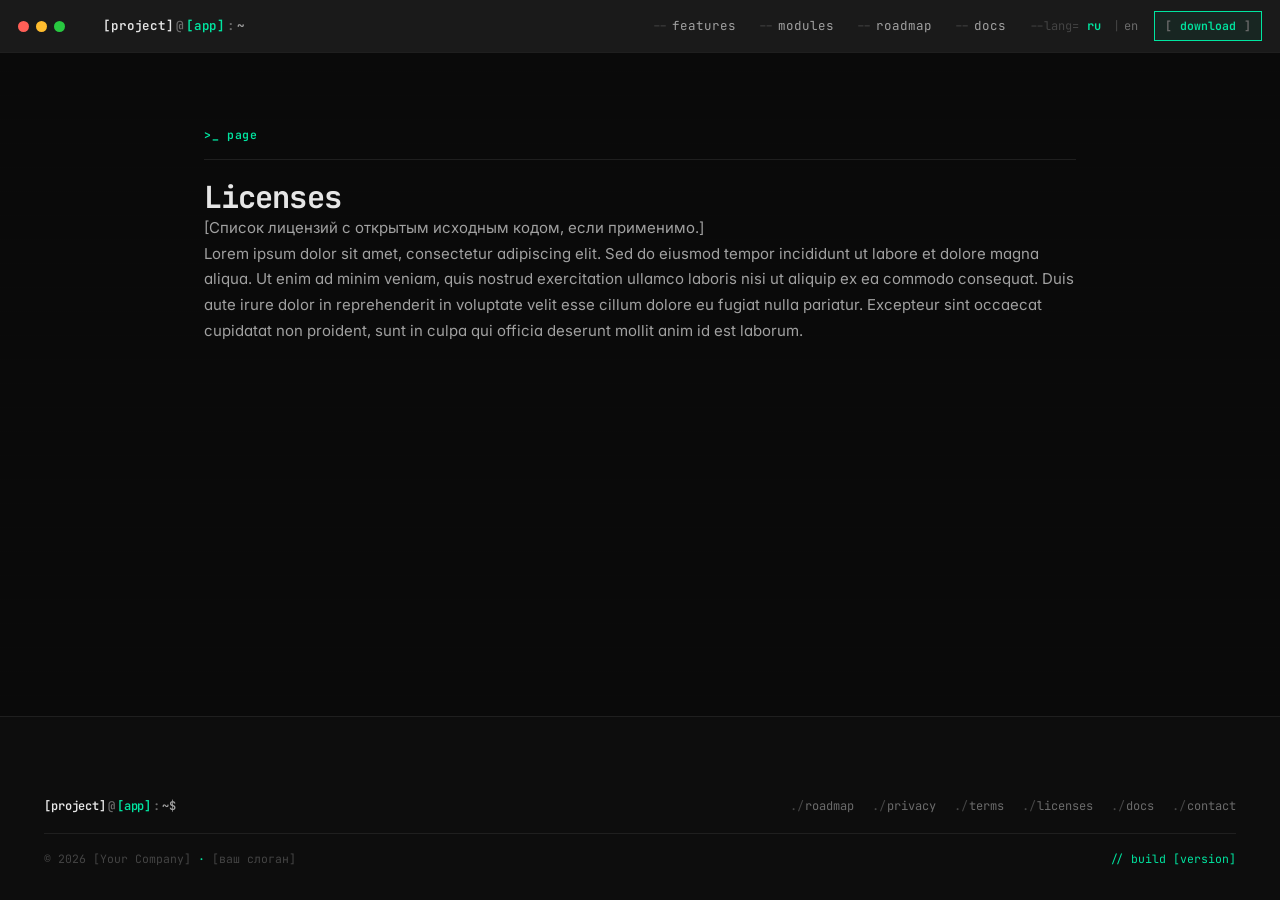
<file: licenses.html>
<!DOCTYPE html><html lang="ru"><head>
  <meta charset="UTF-8">
  <meta name="viewport" content="width=device-width, initial-scale=1.0">
  <title>[Project Name] — [Your Catchy Tagline Here]</title>
  <link rel="icon" type="image/x-icon" href="./assets/img/favicon.ico">
  <link rel="icon" type="image/png" sizes="32x32" href="./assets/img/favicon-32x32.png">
  <link rel="icon" type="image/png" sizes="16x16" href="./assets/img/favicon-16x16.png">
  <link rel="apple-touch-icon" sizes="180x180" href="./assets/img/apple-touch-icon.png">
  <meta name="description" content="[Your detailed project description goes here. It should cover main features.]">
  <link rel="preconnect" href="https://fonts.googleapis.com">
  <link rel="preconnect" href="https://fonts.gstatic.com" crossorigin="">
  <link href="https://fonts.googleapis.com/css2?family=Inter:wght@400;500;600;700;800;900&display=swap" rel="stylesheet">
  
  <link rel="stylesheet" href="./assets/css/styles.css">
  <style>
    /* ──────────────────────────────────────────────────────────────
     * Page: index.md — terminal-style landing
     * Local overrides only; everything else from styles.css.
     * ────────────────────────────────────────────────────────────── */

    /* HERO ── booted-up command prompt */
    .hero {
      padding: 92px 0 56px;
      position: relative;
    }
    .hero-grid {
      display: grid;
      grid-template-columns: minmax(0, 1.15fr) minmax(0, 0.85fr);
      gap: 56px;
      align-items: center;
    }
    .hero-cmd {
      font-family: var(--font-mono);
      font-size: 13px;
      color: var(--text-muted);
      margin-bottom: 22px;
    }
    .hero-cmd .prompt { color: var(--mint); }
    .hero-cmd .arg    { color: var(--text); }

    .hero h1 {
      font-family: var(--font-mono);
      font-size: clamp(2.4rem, 5.2vw, 4.2rem);
      font-weight: 800;
      letter-spacing: -0.045em;
      line-height: 1.02;
      margin-bottom: 22px;
    }
    .hero h1 .mint { color: var(--mint); }

    .hero-sub {
      font-family: var(--font-mono);
      font-size: 14px;
      line-height: 1.6;
      color: var(--text-secondary);
      max-width: 540px;
      margin-bottom: 30px;
    }
    .hero-sub::before { content: '// '; color: var(--text-faint); }

    .hero-actions {
      display: flex;
      flex-wrap: wrap;
      gap: 10px;
      margin-bottom: 36px;
    }

    .hero-stats {
      display: grid;
      grid-template-columns: repeat(3, 1fr);
      gap: 0;
      border-top: 1px solid var(--border);
      border-left: 1px solid var(--border);
      max-width: 540px;
    }
    .hero-stat {
      padding: 14px 16px;
      border-right: 1px solid var(--border);
      border-bottom: 1px solid var(--border);
    }
    .hero-stat-value {
      font-family: var(--font-mono);
      font-size: 1.6rem;
      font-weight: 800;
      color: var(--mint);
      letter-spacing: -0.03em;
    }
    .hero-stat-label {
      font-family: var(--font-mono);
      font-size: 11px;
      color: var(--text-muted);
      text-transform: uppercase;
      letter-spacing: 0.08em;
      margin-top: 2px;
    }
    .hero-stat-label::before { content: '// '; color: var(--text-faint); }

    /* Hero art — phone mockup framed as a window */
    .hero-art {
      position: relative;
      align-self: stretch;
      display: flex;
      align-items: center;
      justify-content: center;
    }
    .hero-art-frame {
      position: relative;
      width: 100%;
      max-width: 360px;
      background: var(--bg-panel);
      border: 1px solid var(--border-strong);
      padding: 0;
    }
    .hero-art-head {
      display: flex; align-items: center; gap: 10px;
      padding: 8px 12px;
      background: var(--bg-panel-head);
      border-bottom: 1px solid var(--border);
      font-family: var(--font-mono);
      font-size: 11px;
      color: var(--text-muted);
    }
    .hero-art-head .meta { margin-left: auto; color: var(--mint); }
    .hero-art-body {
      position: relative;
      padding: 36px 18px 28px;
      min-height: 380px;
      display: flex;
      flex-direction: column;
      align-items: stretch;
      justify-content: space-between;
      gap: 18px;
      overflow: hidden;
    }

    /* CSS 3D WIREFRAME CUBE — pure CSS, no images */
    .cube-stage {
      position: relative;
      width: 100%;
      height: 240px;
      perspective: 800px;
      display: grid;
      place-items: center;
    }
    .cube {
      position: relative;
      width: 140px;
      height: 140px;
      transform-style: preserve-3d;
      animation: cubeSpin 18s linear infinite;
    }
    .cube .face {
      position: absolute;
      inset: 0;
      border: 1px solid var(--mint);
      background:
        linear-gradient(135deg, rgba(0, 229, 160, 0.04), rgba(0, 229, 160, 0.10));
      box-shadow:
        inset 0 0 30px rgba(0, 229, 160, 0.06),
        0 0 24px rgba(0, 229, 160, 0.12);
    }
    /* edge inner grid pattern — mono "circuit" feel */
    .cube .face::before {
      content: '';
      position: absolute;
      inset: 8px;
      background:
        linear-gradient(to right,  var(--border-mint) 1px, transparent 1px) 0 0 / 16px 16px,
        linear-gradient(to bottom, var(--border-mint) 1px, transparent 1px) 0 0 / 16px 16px;
      opacity: 0.35;
    }
    /* corner pip */
    .cube .face::after {
      content: '';
      position: absolute;
      top: 6px; left: 6px;
      width: 6px; height: 6px;
      background: var(--mint);
      box-shadow: 0 0 8px var(--mint);
    }
    .cube .f-front  { transform: translateZ(70px); }
    .cube .f-back   { transform: rotateY(180deg) translateZ(70px); }
    .cube .f-right  { transform: rotateY(90deg)  translateZ(70px); }
    .cube .f-left   { transform: rotateY(-90deg) translateZ(70px); }
    .cube .f-top    { transform: rotateX(90deg)  translateZ(70px); }
    .cube .f-bottom { transform: rotateX(-90deg) translateZ(70px); }

    @keyframes cubeSpin {
      0%   { transform: rotateX(-22deg) rotateY(0deg); }
      100% { transform: rotateX(-22deg) rotateY(360deg); }
    }

    /* faint scanline ring around cube */
    .cube-glow {
      position: absolute;
      width: 260px; height: 260px;
      border-radius: 50%;
      background: radial-gradient(circle, rgba(0, 229, 160, 0.16) 0%, transparent 60%);
      filter: blur(20px);
      pointer-events: none;
    }

    /* network ASCII strip under cube */
    .net-strip {
      display: grid;
      grid-template-columns: 1fr auto 1fr;
      gap: 10px;
      align-items: center;
      padding: 10px 12px;
      border: 1px solid var(--border);
      background: var(--bg-elev-1);
      font-family: var(--font-mono);
      font-size: 11px;
      color: var(--text-muted);
    }
    .net-strip .node { color: var(--text); }
    .net-strip .node.is-mint { color: var(--mint); }
    .net-strip .dash {
      letter-spacing: -2px;
      color: var(--mint);
      text-align: center;
      animation: dashFlow 2.4s linear infinite;
    }
    @keyframes dashFlow {
      0%, 100% { opacity: 0.4; }
      50%      { opacity: 1; }
    }

    /* live log lines under network */
    .live-log {
      font-family: var(--font-mono);
      font-size: 11px;
      color: var(--text-muted);
      line-height: 1.6;
    }
    .live-log .ok   { color: var(--mint); }
    .live-log .dim  { color: var(--text-faint); }

    @media (max-width: 960px) {
      .hero-grid { grid-template-columns: 1fr; gap: 36px; }
      .hero-art { order: 2; }
      .hero-art-frame { max-width: 360px; }
    }
    @media (max-width: 480px) {
      .hero { padding: 60px 0 36px; }
      .hero-stats { grid-template-columns: 1fr 1fr; max-width: 100%; }
      .cube-stage { height: 200px; }
      .cube { width: 110px; height: 110px; }
      .cube .f-front, .cube .f-back, .cube .f-right,
      .cube .f-left, .cube .f-top, .cube .f-bottom {
        --tz: 55px;
      }
      .cube .f-front  { transform: translateZ(55px); }
      .cube .f-back   { transform: rotateY(180deg) translateZ(55px); }
      .cube .f-right  { transform: rotateY(90deg)  translateZ(55px); }
      .cube .f-left   { transform: rotateY(-90deg) translateZ(55px); }
      .cube .f-top    { transform: rotateX(90deg)  translateZ(55px); }
      .cube .f-bottom { transform: rotateX(-90deg) translateZ(55px); }
    }

    @media (prefers-reduced-motion: reduce) {
      .cube { animation: none; transform: rotateX(-22deg) rotateY(34deg); }
      .net-strip .dash { animation: none; opacity: 0.75; }
    }

    /* ── SECTION HEAD ── unified shape for #features / #protocols / etc. */
    .sec-head {
      margin-bottom: 28px;
      padding-bottom: 14px;
      border-bottom: 1px solid var(--border);
      display: flex;
      align-items: baseline;
      justify-content: space-between;
      flex-wrap: wrap;
      gap: 12px;
    }
    .sec-head .eyebrow { display: inline-flex; }
    .sec-head h2 {
      font-family: var(--font-mono);
      font-size: clamp(1.5rem, 2.8vw, 2rem);
      font-weight: 700;
      letter-spacing: -0.03em;
    }
    .sec-head .meta {
      font-family: var(--font-mono);
      font-size: 12px;
      color: var(--text-muted);
    }
    .sec-head .meta::before { content: '// '; color: var(--text-faint); }

    /* ── FEATURES GRID ── */
    .feat-grid {
      display: grid;
      grid-template-columns: repeat(3, 1fr);
      gap: 0;
      border-top: 1px solid var(--border);
      border-left: 1px solid var(--border);
    }
    .feat {
      position: relative;
      padding: 22px 22px 24px;
      background: var(--bg-panel);
      border-right: 1px solid var(--border);
      border-bottom: 1px solid var(--border);
      transition: background var(--d-fast) var(--ease);
    }
    .feat:hover { background: var(--bg-elev-1); }
    .feat-icon {
      display: inline-flex;
      align-items: center;
      justify-content: center;
      width: 32px; height: 32px;
      margin-bottom: 14px;
      border: 1px solid var(--border-mint);
      background: var(--mint-tint);
      color: var(--mint);
      font-family: var(--font-mono);
      font-size: 14px;
      font-weight: 700;
    }
    .feat-title {
      font-family: var(--font-mono);
      font-size: 0.98rem;
      font-weight: 700;
      color: var(--text);
      margin-bottom: 6px;
    }
    .feat-title::before { content: '> '; color: var(--mint); }
    .feat-desc {
      font-family: var(--font-sans);
      font-size: 13.5px;
      line-height: 1.6;
      color: var(--text-secondary);
    }
    @media (max-width: 960px) { .feat-grid { grid-template-columns: repeat(2, 1fr); } }
    @media (max-width: 560px) { .feat-grid { grid-template-columns: 1fr; } }

    /* ── PROTOCOLS LIST ── */
    .proto-list {
      display: grid;
      grid-template-columns: 1fr;
      border: 1px solid var(--border);
    }
    .proto-row {
      display: grid;
      grid-template-columns: 140px 1fr auto;
      gap: 20px;
      padding: 16px 22px;
      border-bottom: 1px solid var(--border);
      align-items: center;
      transition: background var(--d-fast) var(--ease);
    }
    .proto-row:last-child { border-bottom: none; }
    .proto-row:hover { background: var(--bg-elev-1); }
    .proto-name {
      font-family: var(--font-mono);
      font-size: 14px;
      font-weight: 700;
      color: var(--text);
    }
    .proto-name::before { content: '$ '; color: var(--mint); }
    .proto-desc {
      font-family: var(--font-sans);
      font-size: 13.5px;
      color: var(--text-secondary);
      line-height: 1.55;
    }
    .proto-tags { display: flex; gap: 6px; flex-wrap: wrap; justify-content: flex-end; }
    @media (max-width: 720px) {
      .proto-row { grid-template-columns: 1fr; gap: 6px; }
      .proto-tags { justify-content: flex-start; }
    }

    /* ── TRANSPORTS ── horizontal cloud of tags */
    .transports {
      display: flex;
      flex-wrap: wrap;
      gap: 6px;
      padding: 18px 22px;
      background: var(--bg-panel);
      border: 1px solid var(--border);
    }
    .transports .tag { font-size: 11.5px; padding: 3px 9px; }

    /* ── CTA STRIP ── */
    .cta-strip {
      padding: 38px 30px;
      background: var(--bg-panel);
      border: 1px solid var(--border-mint);
      display: grid;
      grid-template-columns: 1fr auto;
      gap: 28px;
      align-items: center;
    }
    .cta-strip::before {
      content: '$ [command]';
      position: absolute;
      top: -14px;
      left: 30px;
      padding: 2px 8px;
      background: var(--bg-panel);
      border: 1px solid var(--border-mint);
      font-family: var(--font-mono);
      font-size: 10.5px;
      color: var(--mint);
      letter-spacing: 0.04em;
      text-transform: lowercase;
    }
    .cta-strip { position: relative; }
    .cta-strip h2 {
      font-family: var(--font-mono);
      font-size: clamp(1.4rem, 2.4vw, 1.8rem);
      font-weight: 700;
      letter-spacing: -0.025em;
      margin-bottom: 8px;
    }
    .cta-strip p {
      font-family: var(--font-mono);
      font-size: 13px;
      color: var(--text-muted);
    }
    .cta-strip p::before { content: '// '; color: var(--text-faint); }
    .cta-actions { display: flex; gap: 10px; flex-wrap: wrap; justify-content: flex-end; }
    @media (max-width: 720px) {
      .cta-strip { grid-template-columns: 1fr; padding: 30px 22px; }
      .cta-actions { justify-content: flex-start; }
    }

    /* Section base — replaces old big-feature/hero-art-section etc. */
    section.block { padding: 56px 0; }
    @media (max-width: 768px) { section.block { padding: 40px 0; } }
  </style>
</head>
<body>
  
  <header class="site-header" id="header">
    <div class="site-header-inner">
      <span class="win-dots" aria-hidden="true"><span></span><span></span><span></span></span>
      <a href="#" class="brand-path">
        <span class="host">[project]</span><span class="sep">@</span><span class="at">[app]</span><span class="sep">:</span><span class="path">~</span>
      </a>
      <nav class="site-nav">
        <a href="index.html#features">features</a>
        <a href="index.html#modules">modules</a>
        <a href="roadmap.html">roadmap</a>
        <a href="docs.html">docs</a>
      </nav>
      <div class="site-actions">
        <div class="lang-switcher">
          <button class="lang-btn active" onclick="setLang('ru')">ru</button>
          <button class="lang-btn" onclick="setLang('en')">en</button>
        </div>
        <a href="#download" class="btn btn-primary btn-sm">download</a>
      </div>
    </div>
  </header>

    <section class="section">
    <div class="container container-narrow prose">
      <div class="sec-head" style="margin-bottom: 20px;">
        <span class="eyebrow">page</span>
      </div>
      <h2>Licenses</h2>
      <p>[Список лицензий с открытым исходным кодом, если применимо.]</p>
      <p>Lorem ipsum dolor sit amet, consectetur adipiscing elit. Sed do eiusmod tempor incididunt ut labore et dolore magna aliqua. Ut enim ad minim veniam, quis nostrud exercitation ullamco laboris nisi ut aliquip ex ea commodo consequat. Duis aute irure dolor in reprehenderit in voluptate velit esse cillum dolore eu fugiat nulla pariatur. Excepteur sint occaecat cupidatat non proident, sunt in culpa qui officia deserunt mollit anim id est laborum.</p>
    </div>
  </section>

  <footer class="site-footer">
    <div class="container site-footer-inner">
      <div class="brand-path">
        <span class="host">[project]</span><span class="sep">@</span><span class="at">[app]</span><span class="sep">:</span><span class="path">~$</span>
      </div>
      <div class="site-footer-links">
        <a href="roadmap.html">roadmap</a>
        <a href="privacy.html">privacy</a>
        <a href="terms.html">terms</a>
        <a href="licenses.html">licenses</a>
        <a href="docs.html">docs</a>
        <a href="contact.html">contact</a>
      </div>
    </div>
    <div class="container">
      <div class="site-footer-copy">
        <span>© 2026 [Your Company] <span class="tok-mint">·</span> <span lang="ru">[ваш слоган]</span><span lang="en">[your slogan]</span></span>
        <span class="tok-mint">// build [version]</span>
      </div>
    </div>
  </footer>

  <script>
    // Sticky header scroll-state
    const header = document.getElementById('header');
    window.addEventListener('scroll', () => {
      header.classList.toggle('scrolled', window.scrollY > 30);
    });

    // Smooth scroll for anchor links
    document.querySelectorAll('a[href^="#"]').forEach(anchor => {
      anchor.addEventListener('click', function(e) {
        const target = document.querySelector(this.getAttribute('href'));
        if (target) {
          e.preventDefault();
          target.scrollIntoView({ behavior: 'smooth', block: 'start' });
        }
      });
    });

    // Language switcher
    function setLang(lang) {
      document.body.classList.remove('lang-ru', 'lang-en');
      if (lang === 'en') document.body.classList.add('lang-en');
      document.querySelectorAll('.lang-btn').forEach(btn => {
        btn.classList.remove('active');
        if (btn.textContent.toLowerCase() === lang.toLowerCase()) btn.classList.add('active');
      });
      localStorage.setItem('terminus-lang', lang);
    }
    const savedLang = localStorage.getItem('terminus-lang');
    if (savedLang) setLang(savedLang);
  </script>

</body></html>
</file>
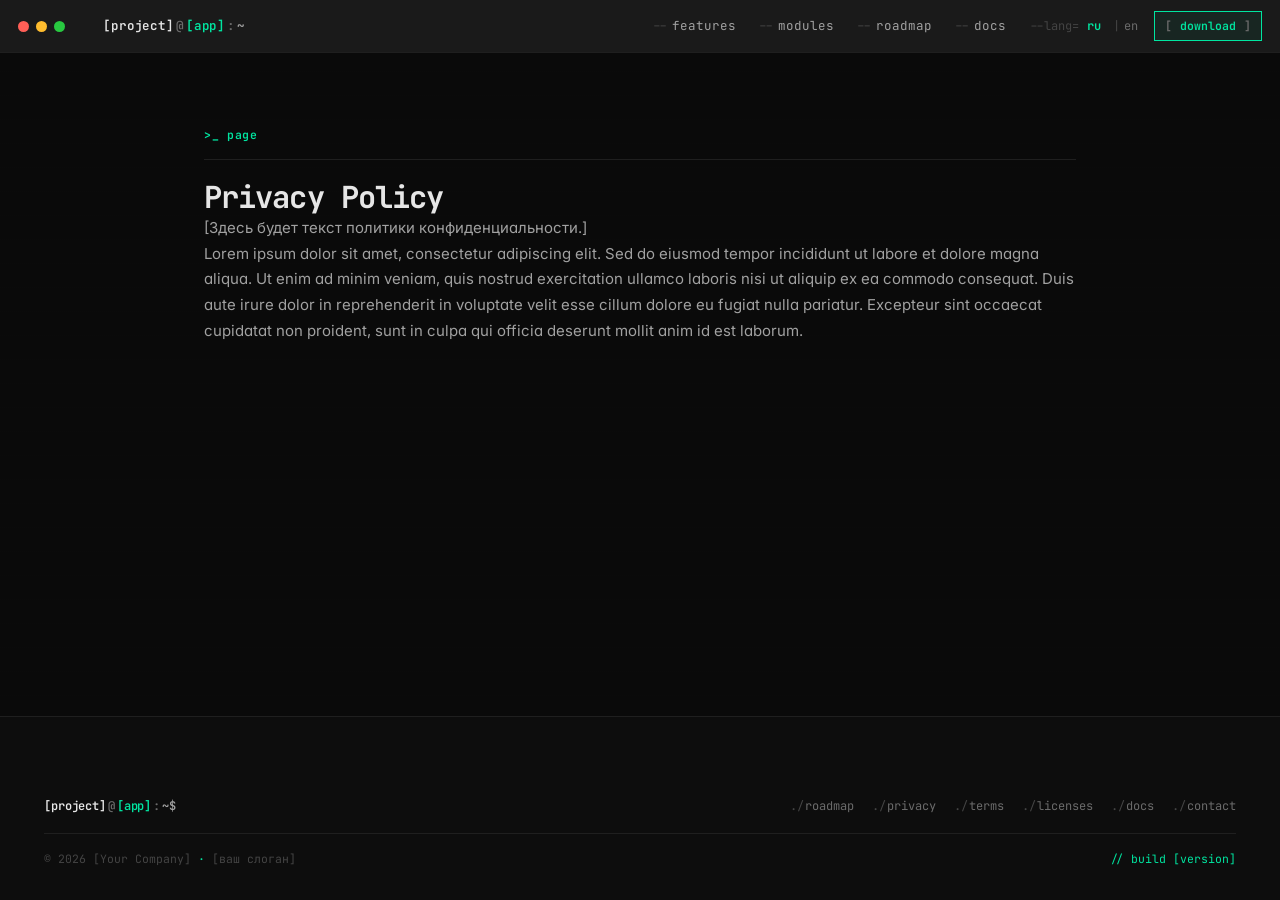
<file: privacy.html>
<!DOCTYPE html><html lang="ru"><head>
  <meta charset="UTF-8">
  <meta name="viewport" content="width=device-width, initial-scale=1.0">
  <title>[Project Name] — [Your Catchy Tagline Here]</title>
  <link rel="icon" type="image/x-icon" href="./assets/img/favicon.ico">
  <link rel="icon" type="image/png" sizes="32x32" href="./assets/img/favicon-32x32.png">
  <link rel="icon" type="image/png" sizes="16x16" href="./assets/img/favicon-16x16.png">
  <link rel="apple-touch-icon" sizes="180x180" href="./assets/img/apple-touch-icon.png">
  <meta name="description" content="[Your detailed project description goes here. It should cover main features.]">
  <link rel="preconnect" href="https://fonts.googleapis.com">
  <link rel="preconnect" href="https://fonts.gstatic.com" crossorigin="">
  <link href="https://fonts.googleapis.com/css2?family=Inter:wght@400;500;600;700;800;900&display=swap" rel="stylesheet">
  
  <link rel="stylesheet" href="./assets/css/styles.css">
  <style>
    /* ──────────────────────────────────────────────────────────────
     * Page: index.md — terminal-style landing
     * Local overrides only; everything else from styles.css.
     * ────────────────────────────────────────────────────────────── */

    /* HERO ── booted-up command prompt */
    .hero {
      padding: 92px 0 56px;
      position: relative;
    }
    .hero-grid {
      display: grid;
      grid-template-columns: minmax(0, 1.15fr) minmax(0, 0.85fr);
      gap: 56px;
      align-items: center;
    }
    .hero-cmd {
      font-family: var(--font-mono);
      font-size: 13px;
      color: var(--text-muted);
      margin-bottom: 22px;
    }
    .hero-cmd .prompt { color: var(--mint); }
    .hero-cmd .arg    { color: var(--text); }

    .hero h1 {
      font-family: var(--font-mono);
      font-size: clamp(2.4rem, 5.2vw, 4.2rem);
      font-weight: 800;
      letter-spacing: -0.045em;
      line-height: 1.02;
      margin-bottom: 22px;
    }
    .hero h1 .mint { color: var(--mint); }

    .hero-sub {
      font-family: var(--font-mono);
      font-size: 14px;
      line-height: 1.6;
      color: var(--text-secondary);
      max-width: 540px;
      margin-bottom: 30px;
    }
    .hero-sub::before { content: '// '; color: var(--text-faint); }

    .hero-actions {
      display: flex;
      flex-wrap: wrap;
      gap: 10px;
      margin-bottom: 36px;
    }

    .hero-stats {
      display: grid;
      grid-template-columns: repeat(3, 1fr);
      gap: 0;
      border-top: 1px solid var(--border);
      border-left: 1px solid var(--border);
      max-width: 540px;
    }
    .hero-stat {
      padding: 14px 16px;
      border-right: 1px solid var(--border);
      border-bottom: 1px solid var(--border);
    }
    .hero-stat-value {
      font-family: var(--font-mono);
      font-size: 1.6rem;
      font-weight: 800;
      color: var(--mint);
      letter-spacing: -0.03em;
    }
    .hero-stat-label {
      font-family: var(--font-mono);
      font-size: 11px;
      color: var(--text-muted);
      text-transform: uppercase;
      letter-spacing: 0.08em;
      margin-top: 2px;
    }
    .hero-stat-label::before { content: '// '; color: var(--text-faint); }

    /* Hero art — phone mockup framed as a window */
    .hero-art {
      position: relative;
      align-self: stretch;
      display: flex;
      align-items: center;
      justify-content: center;
    }
    .hero-art-frame {
      position: relative;
      width: 100%;
      max-width: 360px;
      background: var(--bg-panel);
      border: 1px solid var(--border-strong);
      padding: 0;
    }
    .hero-art-head {
      display: flex; align-items: center; gap: 10px;
      padding: 8px 12px;
      background: var(--bg-panel-head);
      border-bottom: 1px solid var(--border);
      font-family: var(--font-mono);
      font-size: 11px;
      color: var(--text-muted);
    }
    .hero-art-head .meta { margin-left: auto; color: var(--mint); }
    .hero-art-body {
      position: relative;
      padding: 36px 18px 28px;
      min-height: 380px;
      display: flex;
      flex-direction: column;
      align-items: stretch;
      justify-content: space-between;
      gap: 18px;
      overflow: hidden;
    }

    /* CSS 3D WIREFRAME CUBE — pure CSS, no images */
    .cube-stage {
      position: relative;
      width: 100%;
      height: 240px;
      perspective: 800px;
      display: grid;
      place-items: center;
    }
    .cube {
      position: relative;
      width: 140px;
      height: 140px;
      transform-style: preserve-3d;
      animation: cubeSpin 18s linear infinite;
    }
    .cube .face {
      position: absolute;
      inset: 0;
      border: 1px solid var(--mint);
      background:
        linear-gradient(135deg, rgba(0, 229, 160, 0.04), rgba(0, 229, 160, 0.10));
      box-shadow:
        inset 0 0 30px rgba(0, 229, 160, 0.06),
        0 0 24px rgba(0, 229, 160, 0.12);
    }
    /* edge inner grid pattern — mono "circuit" feel */
    .cube .face::before {
      content: '';
      position: absolute;
      inset: 8px;
      background:
        linear-gradient(to right,  var(--border-mint) 1px, transparent 1px) 0 0 / 16px 16px,
        linear-gradient(to bottom, var(--border-mint) 1px, transparent 1px) 0 0 / 16px 16px;
      opacity: 0.35;
    }
    /* corner pip */
    .cube .face::after {
      content: '';
      position: absolute;
      top: 6px; left: 6px;
      width: 6px; height: 6px;
      background: var(--mint);
      box-shadow: 0 0 8px var(--mint);
    }
    .cube .f-front  { transform: translateZ(70px); }
    .cube .f-back   { transform: rotateY(180deg) translateZ(70px); }
    .cube .f-right  { transform: rotateY(90deg)  translateZ(70px); }
    .cube .f-left   { transform: rotateY(-90deg) translateZ(70px); }
    .cube .f-top    { transform: rotateX(90deg)  translateZ(70px); }
    .cube .f-bottom { transform: rotateX(-90deg) translateZ(70px); }

    @keyframes cubeSpin {
      0%   { transform: rotateX(-22deg) rotateY(0deg); }
      100% { transform: rotateX(-22deg) rotateY(360deg); }
    }

    /* faint scanline ring around cube */
    .cube-glow {
      position: absolute;
      width: 260px; height: 260px;
      border-radius: 50%;
      background: radial-gradient(circle, rgba(0, 229, 160, 0.16) 0%, transparent 60%);
      filter: blur(20px);
      pointer-events: none;
    }

    /* network ASCII strip under cube */
    .net-strip {
      display: grid;
      grid-template-columns: 1fr auto 1fr;
      gap: 10px;
      align-items: center;
      padding: 10px 12px;
      border: 1px solid var(--border);
      background: var(--bg-elev-1);
      font-family: var(--font-mono);
      font-size: 11px;
      color: var(--text-muted);
    }
    .net-strip .node { color: var(--text); }
    .net-strip .node.is-mint { color: var(--mint); }
    .net-strip .dash {
      letter-spacing: -2px;
      color: var(--mint);
      text-align: center;
      animation: dashFlow 2.4s linear infinite;
    }
    @keyframes dashFlow {
      0%, 100% { opacity: 0.4; }
      50%      { opacity: 1; }
    }

    /* live log lines under network */
    .live-log {
      font-family: var(--font-mono);
      font-size: 11px;
      color: var(--text-muted);
      line-height: 1.6;
    }
    .live-log .ok   { color: var(--mint); }
    .live-log .dim  { color: var(--text-faint); }

    @media (max-width: 960px) {
      .hero-grid { grid-template-columns: 1fr; gap: 36px; }
      .hero-art { order: 2; }
      .hero-art-frame { max-width: 360px; }
    }
    @media (max-width: 480px) {
      .hero { padding: 60px 0 36px; }
      .hero-stats { grid-template-columns: 1fr 1fr; max-width: 100%; }
      .cube-stage { height: 200px; }
      .cube { width: 110px; height: 110px; }
      .cube .f-front, .cube .f-back, .cube .f-right,
      .cube .f-left, .cube .f-top, .cube .f-bottom {
        --tz: 55px;
      }
      .cube .f-front  { transform: translateZ(55px); }
      .cube .f-back   { transform: rotateY(180deg) translateZ(55px); }
      .cube .f-right  { transform: rotateY(90deg)  translateZ(55px); }
      .cube .f-left   { transform: rotateY(-90deg) translateZ(55px); }
      .cube .f-top    { transform: rotateX(90deg)  translateZ(55px); }
      .cube .f-bottom { transform: rotateX(-90deg) translateZ(55px); }
    }

    @media (prefers-reduced-motion: reduce) {
      .cube { animation: none; transform: rotateX(-22deg) rotateY(34deg); }
      .net-strip .dash { animation: none; opacity: 0.75; }
    }

    /* ── SECTION HEAD ── unified shape for #features / #protocols / etc. */
    .sec-head {
      margin-bottom: 28px;
      padding-bottom: 14px;
      border-bottom: 1px solid var(--border);
      display: flex;
      align-items: baseline;
      justify-content: space-between;
      flex-wrap: wrap;
      gap: 12px;
    }
    .sec-head .eyebrow { display: inline-flex; }
    .sec-head h2 {
      font-family: var(--font-mono);
      font-size: clamp(1.5rem, 2.8vw, 2rem);
      font-weight: 700;
      letter-spacing: -0.03em;
    }
    .sec-head .meta {
      font-family: var(--font-mono);
      font-size: 12px;
      color: var(--text-muted);
    }
    .sec-head .meta::before { content: '// '; color: var(--text-faint); }

    /* ── FEATURES GRID ── */
    .feat-grid {
      display: grid;
      grid-template-columns: repeat(3, 1fr);
      gap: 0;
      border-top: 1px solid var(--border);
      border-left: 1px solid var(--border);
    }
    .feat {
      position: relative;
      padding: 22px 22px 24px;
      background: var(--bg-panel);
      border-right: 1px solid var(--border);
      border-bottom: 1px solid var(--border);
      transition: background var(--d-fast) var(--ease);
    }
    .feat:hover { background: var(--bg-elev-1); }
    .feat-icon {
      display: inline-flex;
      align-items: center;
      justify-content: center;
      width: 32px; height: 32px;
      margin-bottom: 14px;
      border: 1px solid var(--border-mint);
      background: var(--mint-tint);
      color: var(--mint);
      font-family: var(--font-mono);
      font-size: 14px;
      font-weight: 700;
    }
    .feat-title {
      font-family: var(--font-mono);
      font-size: 0.98rem;
      font-weight: 700;
      color: var(--text);
      margin-bottom: 6px;
    }
    .feat-title::before { content: '> '; color: var(--mint); }
    .feat-desc {
      font-family: var(--font-sans);
      font-size: 13.5px;
      line-height: 1.6;
      color: var(--text-secondary);
    }
    @media (max-width: 960px) { .feat-grid { grid-template-columns: repeat(2, 1fr); } }
    @media (max-width: 560px) { .feat-grid { grid-template-columns: 1fr; } }

    /* ── PROTOCOLS LIST ── */
    .proto-list {
      display: grid;
      grid-template-columns: 1fr;
      border: 1px solid var(--border);
    }
    .proto-row {
      display: grid;
      grid-template-columns: 140px 1fr auto;
      gap: 20px;
      padding: 16px 22px;
      border-bottom: 1px solid var(--border);
      align-items: center;
      transition: background var(--d-fast) var(--ease);
    }
    .proto-row:last-child { border-bottom: none; }
    .proto-row:hover { background: var(--bg-elev-1); }
    .proto-name {
      font-family: var(--font-mono);
      font-size: 14px;
      font-weight: 700;
      color: var(--text);
    }
    .proto-name::before { content: '$ '; color: var(--mint); }
    .proto-desc {
      font-family: var(--font-sans);
      font-size: 13.5px;
      color: var(--text-secondary);
      line-height: 1.55;
    }
    .proto-tags { display: flex; gap: 6px; flex-wrap: wrap; justify-content: flex-end; }
    @media (max-width: 720px) {
      .proto-row { grid-template-columns: 1fr; gap: 6px; }
      .proto-tags { justify-content: flex-start; }
    }

    /* ── TRANSPORTS ── horizontal cloud of tags */
    .transports {
      display: flex;
      flex-wrap: wrap;
      gap: 6px;
      padding: 18px 22px;
      background: var(--bg-panel);
      border: 1px solid var(--border);
    }
    .transports .tag { font-size: 11.5px; padding: 3px 9px; }

    /* ── CTA STRIP ── */
    .cta-strip {
      padding: 38px 30px;
      background: var(--bg-panel);
      border: 1px solid var(--border-mint);
      display: grid;
      grid-template-columns: 1fr auto;
      gap: 28px;
      align-items: center;
    }
    .cta-strip::before {
      content: '$ [command]';
      position: absolute;
      top: -14px;
      left: 30px;
      padding: 2px 8px;
      background: var(--bg-panel);
      border: 1px solid var(--border-mint);
      font-family: var(--font-mono);
      font-size: 10.5px;
      color: var(--mint);
      letter-spacing: 0.04em;
      text-transform: lowercase;
    }
    .cta-strip { position: relative; }
    .cta-strip h2 {
      font-family: var(--font-mono);
      font-size: clamp(1.4rem, 2.4vw, 1.8rem);
      font-weight: 700;
      letter-spacing: -0.025em;
      margin-bottom: 8px;
    }
    .cta-strip p {
      font-family: var(--font-mono);
      font-size: 13px;
      color: var(--text-muted);
    }
    .cta-strip p::before { content: '// '; color: var(--text-faint); }
    .cta-actions { display: flex; gap: 10px; flex-wrap: wrap; justify-content: flex-end; }
    @media (max-width: 720px) {
      .cta-strip { grid-template-columns: 1fr; padding: 30px 22px; }
      .cta-actions { justify-content: flex-start; }
    }

    /* Section base — replaces old big-feature/hero-art-section etc. */
    section.block { padding: 56px 0; }
    @media (max-width: 768px) { section.block { padding: 40px 0; } }
  </style>
</head>
<body>
  
  <header class="site-header" id="header">
    <div class="site-header-inner">
      <span class="win-dots" aria-hidden="true"><span></span><span></span><span></span></span>
      <a href="#" class="brand-path">
        <span class="host">[project]</span><span class="sep">@</span><span class="at">[app]</span><span class="sep">:</span><span class="path">~</span>
      </a>
      <nav class="site-nav">
        <a href="index.html#features">features</a>
        <a href="index.html#modules">modules</a>
        <a href="roadmap.html">roadmap</a>
        <a href="docs.html">docs</a>
      </nav>
      <div class="site-actions">
        <div class="lang-switcher">
          <button class="lang-btn active" onclick="setLang('ru')">ru</button>
          <button class="lang-btn" onclick="setLang('en')">en</button>
        </div>
        <a href="#download" class="btn btn-primary btn-sm">download</a>
      </div>
    </div>
  </header>

    <section class="section">
    <div class="container container-narrow prose">
      <div class="sec-head" style="margin-bottom: 20px;">
        <span class="eyebrow">page</span>
      </div>
      <h2>Privacy Policy</h2>
      <p>[Здесь будет текст политики конфиденциальности.]</p>
      <p>Lorem ipsum dolor sit amet, consectetur adipiscing elit. Sed do eiusmod tempor incididunt ut labore et dolore magna aliqua. Ut enim ad minim veniam, quis nostrud exercitation ullamco laboris nisi ut aliquip ex ea commodo consequat. Duis aute irure dolor in reprehenderit in voluptate velit esse cillum dolore eu fugiat nulla pariatur. Excepteur sint occaecat cupidatat non proident, sunt in culpa qui officia deserunt mollit anim id est laborum.</p>
    </div>
  </section>

  <footer class="site-footer">
    <div class="container site-footer-inner">
      <div class="brand-path">
        <span class="host">[project]</span><span class="sep">@</span><span class="at">[app]</span><span class="sep">:</span><span class="path">~$</span>
      </div>
      <div class="site-footer-links">
        <a href="roadmap.html">roadmap</a>
        <a href="privacy.html">privacy</a>
        <a href="terms.html">terms</a>
        <a href="licenses.html">licenses</a>
        <a href="docs.html">docs</a>
        <a href="contact.html">contact</a>
      </div>
    </div>
    <div class="container">
      <div class="site-footer-copy">
        <span>© 2026 [Your Company] <span class="tok-mint">·</span> <span lang="ru">[ваш слоган]</span><span lang="en">[your slogan]</span></span>
        <span class="tok-mint">// build [version]</span>
      </div>
    </div>
  </footer>

  <script>
    // Sticky header scroll-state
    const header = document.getElementById('header');
    window.addEventListener('scroll', () => {
      header.classList.toggle('scrolled', window.scrollY > 30);
    });

    // Smooth scroll for anchor links
    document.querySelectorAll('a[href^="#"]').forEach(anchor => {
      anchor.addEventListener('click', function(e) {
        const target = document.querySelector(this.getAttribute('href'));
        if (target) {
          e.preventDefault();
          target.scrollIntoView({ behavior: 'smooth', block: 'start' });
        }
      });
    });

    // Language switcher
    function setLang(lang) {
      document.body.classList.remove('lang-ru', 'lang-en');
      if (lang === 'en') document.body.classList.add('lang-en');
      document.querySelectorAll('.lang-btn').forEach(btn => {
        btn.classList.remove('active');
        if (btn.textContent.toLowerCase() === lang.toLowerCase()) btn.classList.add('active');
      });
      localStorage.setItem('terminus-lang', lang);
    }
    const savedLang = localStorage.getItem('terminus-lang');
    if (savedLang) setLang(savedLang);
  </script>

</body></html>
</file>
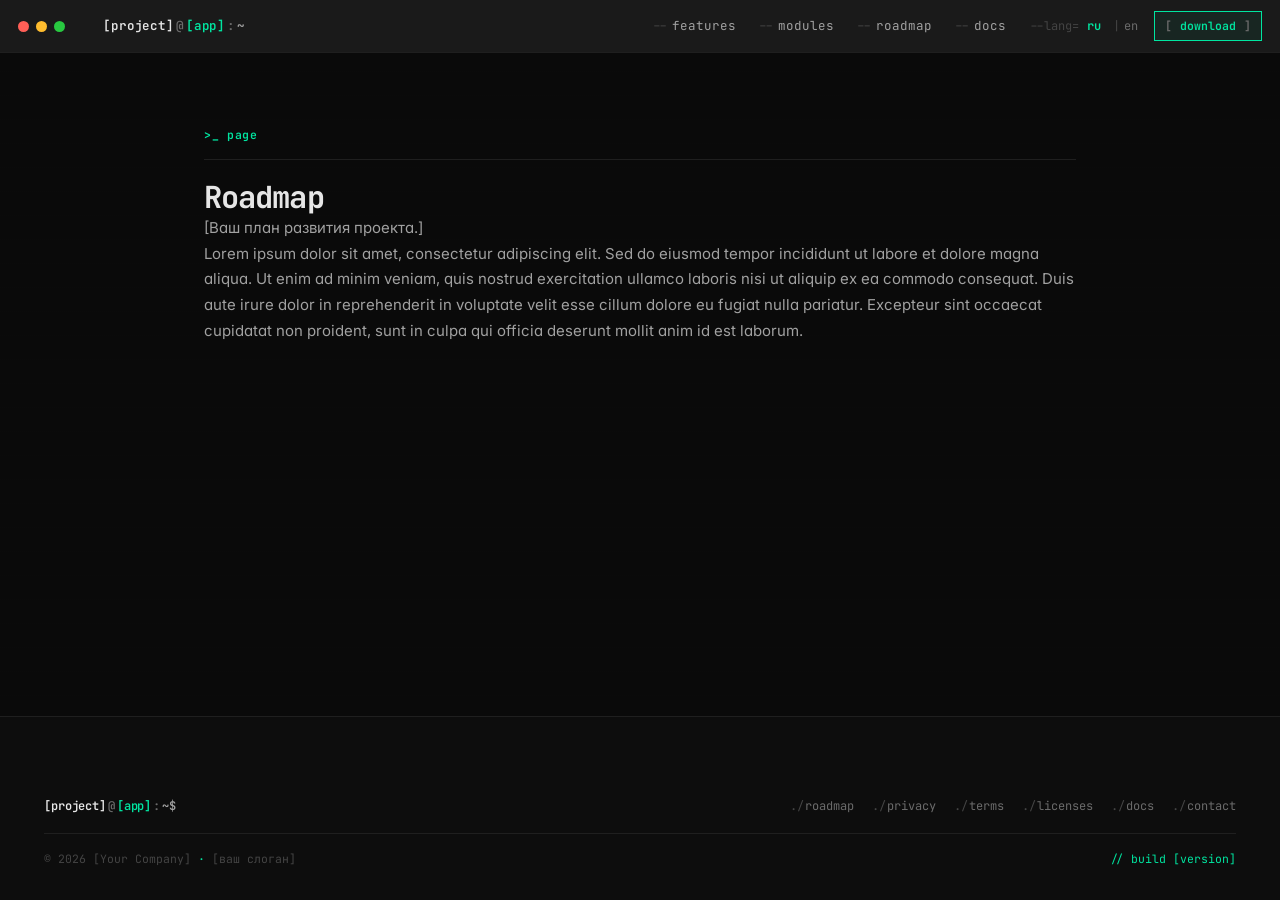
<file: roadmap.html>
<!DOCTYPE html><html lang="ru"><head>
  <meta charset="UTF-8">
  <meta name="viewport" content="width=device-width, initial-scale=1.0">
  <title>[Project Name] — [Your Catchy Tagline Here]</title>
  <link rel="icon" type="image/x-icon" href="./assets/img/favicon.ico">
  <link rel="icon" type="image/png" sizes="32x32" href="./assets/img/favicon-32x32.png">
  <link rel="icon" type="image/png" sizes="16x16" href="./assets/img/favicon-16x16.png">
  <link rel="apple-touch-icon" sizes="180x180" href="./assets/img/apple-touch-icon.png">
  <meta name="description" content="[Your detailed project description goes here. It should cover main features.]">
  <link rel="preconnect" href="https://fonts.googleapis.com">
  <link rel="preconnect" href="https://fonts.gstatic.com" crossorigin="">
  <link href="https://fonts.googleapis.com/css2?family=Inter:wght@400;500;600;700;800;900&display=swap" rel="stylesheet">
  
  <link rel="stylesheet" href="./assets/css/styles.css">
  <style>
    /* ──────────────────────────────────────────────────────────────
     * Page: index.md — terminal-style landing
     * Local overrides only; everything else from styles.css.
     * ────────────────────────────────────────────────────────────── */

    /* HERO ── booted-up command prompt */
    .hero {
      padding: 92px 0 56px;
      position: relative;
    }
    .hero-grid {
      display: grid;
      grid-template-columns: minmax(0, 1.15fr) minmax(0, 0.85fr);
      gap: 56px;
      align-items: center;
    }
    .hero-cmd {
      font-family: var(--font-mono);
      font-size: 13px;
      color: var(--text-muted);
      margin-bottom: 22px;
    }
    .hero-cmd .prompt { color: var(--mint); }
    .hero-cmd .arg    { color: var(--text); }

    .hero h1 {
      font-family: var(--font-mono);
      font-size: clamp(2.4rem, 5.2vw, 4.2rem);
      font-weight: 800;
      letter-spacing: -0.045em;
      line-height: 1.02;
      margin-bottom: 22px;
    }
    .hero h1 .mint { color: var(--mint); }

    .hero-sub {
      font-family: var(--font-mono);
      font-size: 14px;
      line-height: 1.6;
      color: var(--text-secondary);
      max-width: 540px;
      margin-bottom: 30px;
    }
    .hero-sub::before { content: '// '; color: var(--text-faint); }

    .hero-actions {
      display: flex;
      flex-wrap: wrap;
      gap: 10px;
      margin-bottom: 36px;
    }

    .hero-stats {
      display: grid;
      grid-template-columns: repeat(3, 1fr);
      gap: 0;
      border-top: 1px solid var(--border);
      border-left: 1px solid var(--border);
      max-width: 540px;
    }
    .hero-stat {
      padding: 14px 16px;
      border-right: 1px solid var(--border);
      border-bottom: 1px solid var(--border);
    }
    .hero-stat-value {
      font-family: var(--font-mono);
      font-size: 1.6rem;
      font-weight: 800;
      color: var(--mint);
      letter-spacing: -0.03em;
    }
    .hero-stat-label {
      font-family: var(--font-mono);
      font-size: 11px;
      color: var(--text-muted);
      text-transform: uppercase;
      letter-spacing: 0.08em;
      margin-top: 2px;
    }
    .hero-stat-label::before { content: '// '; color: var(--text-faint); }

    /* Hero art — phone mockup framed as a window */
    .hero-art {
      position: relative;
      align-self: stretch;
      display: flex;
      align-items: center;
      justify-content: center;
    }
    .hero-art-frame {
      position: relative;
      width: 100%;
      max-width: 360px;
      background: var(--bg-panel);
      border: 1px solid var(--border-strong);
      padding: 0;
    }
    .hero-art-head {
      display: flex; align-items: center; gap: 10px;
      padding: 8px 12px;
      background: var(--bg-panel-head);
      border-bottom: 1px solid var(--border);
      font-family: var(--font-mono);
      font-size: 11px;
      color: var(--text-muted);
    }
    .hero-art-head .meta { margin-left: auto; color: var(--mint); }
    .hero-art-body {
      position: relative;
      padding: 36px 18px 28px;
      min-height: 380px;
      display: flex;
      flex-direction: column;
      align-items: stretch;
      justify-content: space-between;
      gap: 18px;
      overflow: hidden;
    }

    /* CSS 3D WIREFRAME CUBE — pure CSS, no images */
    .cube-stage {
      position: relative;
      width: 100%;
      height: 240px;
      perspective: 800px;
      display: grid;
      place-items: center;
    }
    .cube {
      position: relative;
      width: 140px;
      height: 140px;
      transform-style: preserve-3d;
      animation: cubeSpin 18s linear infinite;
    }
    .cube .face {
      position: absolute;
      inset: 0;
      border: 1px solid var(--mint);
      background:
        linear-gradient(135deg, rgba(0, 229, 160, 0.04), rgba(0, 229, 160, 0.10));
      box-shadow:
        inset 0 0 30px rgba(0, 229, 160, 0.06),
        0 0 24px rgba(0, 229, 160, 0.12);
    }
    /* edge inner grid pattern — mono "circuit" feel */
    .cube .face::before {
      content: '';
      position: absolute;
      inset: 8px;
      background:
        linear-gradient(to right,  var(--border-mint) 1px, transparent 1px) 0 0 / 16px 16px,
        linear-gradient(to bottom, var(--border-mint) 1px, transparent 1px) 0 0 / 16px 16px;
      opacity: 0.35;
    }
    /* corner pip */
    .cube .face::after {
      content: '';
      position: absolute;
      top: 6px; left: 6px;
      width: 6px; height: 6px;
      background: var(--mint);
      box-shadow: 0 0 8px var(--mint);
    }
    .cube .f-front  { transform: translateZ(70px); }
    .cube .f-back   { transform: rotateY(180deg) translateZ(70px); }
    .cube .f-right  { transform: rotateY(90deg)  translateZ(70px); }
    .cube .f-left   { transform: rotateY(-90deg) translateZ(70px); }
    .cube .f-top    { transform: rotateX(90deg)  translateZ(70px); }
    .cube .f-bottom { transform: rotateX(-90deg) translateZ(70px); }

    @keyframes cubeSpin {
      0%   { transform: rotateX(-22deg) rotateY(0deg); }
      100% { transform: rotateX(-22deg) rotateY(360deg); }
    }

    /* faint scanline ring around cube */
    .cube-glow {
      position: absolute;
      width: 260px; height: 260px;
      border-radius: 50%;
      background: radial-gradient(circle, rgba(0, 229, 160, 0.16) 0%, transparent 60%);
      filter: blur(20px);
      pointer-events: none;
    }

    /* network ASCII strip under cube */
    .net-strip {
      display: grid;
      grid-template-columns: 1fr auto 1fr;
      gap: 10px;
      align-items: center;
      padding: 10px 12px;
      border: 1px solid var(--border);
      background: var(--bg-elev-1);
      font-family: var(--font-mono);
      font-size: 11px;
      color: var(--text-muted);
    }
    .net-strip .node { color: var(--text); }
    .net-strip .node.is-mint { color: var(--mint); }
    .net-strip .dash {
      letter-spacing: -2px;
      color: var(--mint);
      text-align: center;
      animation: dashFlow 2.4s linear infinite;
    }
    @keyframes dashFlow {
      0%, 100% { opacity: 0.4; }
      50%      { opacity: 1; }
    }

    /* live log lines under network */
    .live-log {
      font-family: var(--font-mono);
      font-size: 11px;
      color: var(--text-muted);
      line-height: 1.6;
    }
    .live-log .ok   { color: var(--mint); }
    .live-log .dim  { color: var(--text-faint); }

    @media (max-width: 960px) {
      .hero-grid { grid-template-columns: 1fr; gap: 36px; }
      .hero-art { order: 2; }
      .hero-art-frame { max-width: 360px; }
    }
    @media (max-width: 480px) {
      .hero { padding: 60px 0 36px; }
      .hero-stats { grid-template-columns: 1fr 1fr; max-width: 100%; }
      .cube-stage { height: 200px; }
      .cube { width: 110px; height: 110px; }
      .cube .f-front, .cube .f-back, .cube .f-right,
      .cube .f-left, .cube .f-top, .cube .f-bottom {
        --tz: 55px;
      }
      .cube .f-front  { transform: translateZ(55px); }
      .cube .f-back   { transform: rotateY(180deg) translateZ(55px); }
      .cube .f-right  { transform: rotateY(90deg)  translateZ(55px); }
      .cube .f-left   { transform: rotateY(-90deg) translateZ(55px); }
      .cube .f-top    { transform: rotateX(90deg)  translateZ(55px); }
      .cube .f-bottom { transform: rotateX(-90deg) translateZ(55px); }
    }

    @media (prefers-reduced-motion: reduce) {
      .cube { animation: none; transform: rotateX(-22deg) rotateY(34deg); }
      .net-strip .dash { animation: none; opacity: 0.75; }
    }

    /* ── SECTION HEAD ── unified shape for #features / #protocols / etc. */
    .sec-head {
      margin-bottom: 28px;
      padding-bottom: 14px;
      border-bottom: 1px solid var(--border);
      display: flex;
      align-items: baseline;
      justify-content: space-between;
      flex-wrap: wrap;
      gap: 12px;
    }
    .sec-head .eyebrow { display: inline-flex; }
    .sec-head h2 {
      font-family: var(--font-mono);
      font-size: clamp(1.5rem, 2.8vw, 2rem);
      font-weight: 700;
      letter-spacing: -0.03em;
    }
    .sec-head .meta {
      font-family: var(--font-mono);
      font-size: 12px;
      color: var(--text-muted);
    }
    .sec-head .meta::before { content: '// '; color: var(--text-faint); }

    /* ── FEATURES GRID ── */
    .feat-grid {
      display: grid;
      grid-template-columns: repeat(3, 1fr);
      gap: 0;
      border-top: 1px solid var(--border);
      border-left: 1px solid var(--border);
    }
    .feat {
      position: relative;
      padding: 22px 22px 24px;
      background: var(--bg-panel);
      border-right: 1px solid var(--border);
      border-bottom: 1px solid var(--border);
      transition: background var(--d-fast) var(--ease);
    }
    .feat:hover { background: var(--bg-elev-1); }
    .feat-icon {
      display: inline-flex;
      align-items: center;
      justify-content: center;
      width: 32px; height: 32px;
      margin-bottom: 14px;
      border: 1px solid var(--border-mint);
      background: var(--mint-tint);
      color: var(--mint);
      font-family: var(--font-mono);
      font-size: 14px;
      font-weight: 700;
    }
    .feat-title {
      font-family: var(--font-mono);
      font-size: 0.98rem;
      font-weight: 700;
      color: var(--text);
      margin-bottom: 6px;
    }
    .feat-title::before { content: '> '; color: var(--mint); }
    .feat-desc {
      font-family: var(--font-sans);
      font-size: 13.5px;
      line-height: 1.6;
      color: var(--text-secondary);
    }
    @media (max-width: 960px) { .feat-grid { grid-template-columns: repeat(2, 1fr); } }
    @media (max-width: 560px) { .feat-grid { grid-template-columns: 1fr; } }

    /* ── PROTOCOLS LIST ── */
    .proto-list {
      display: grid;
      grid-template-columns: 1fr;
      border: 1px solid var(--border);
    }
    .proto-row {
      display: grid;
      grid-template-columns: 140px 1fr auto;
      gap: 20px;
      padding: 16px 22px;
      border-bottom: 1px solid var(--border);
      align-items: center;
      transition: background var(--d-fast) var(--ease);
    }
    .proto-row:last-child { border-bottom: none; }
    .proto-row:hover { background: var(--bg-elev-1); }
    .proto-name {
      font-family: var(--font-mono);
      font-size: 14px;
      font-weight: 700;
      color: var(--text);
    }
    .proto-name::before { content: '$ '; color: var(--mint); }
    .proto-desc {
      font-family: var(--font-sans);
      font-size: 13.5px;
      color: var(--text-secondary);
      line-height: 1.55;
    }
    .proto-tags { display: flex; gap: 6px; flex-wrap: wrap; justify-content: flex-end; }
    @media (max-width: 720px) {
      .proto-row { grid-template-columns: 1fr; gap: 6px; }
      .proto-tags { justify-content: flex-start; }
    }

    /* ── TRANSPORTS ── horizontal cloud of tags */
    .transports {
      display: flex;
      flex-wrap: wrap;
      gap: 6px;
      padding: 18px 22px;
      background: var(--bg-panel);
      border: 1px solid var(--border);
    }
    .transports .tag { font-size: 11.5px; padding: 3px 9px; }

    /* ── CTA STRIP ── */
    .cta-strip {
      padding: 38px 30px;
      background: var(--bg-panel);
      border: 1px solid var(--border-mint);
      display: grid;
      grid-template-columns: 1fr auto;
      gap: 28px;
      align-items: center;
    }
    .cta-strip::before {
      content: '$ [command]';
      position: absolute;
      top: -14px;
      left: 30px;
      padding: 2px 8px;
      background: var(--bg-panel);
      border: 1px solid var(--border-mint);
      font-family: var(--font-mono);
      font-size: 10.5px;
      color: var(--mint);
      letter-spacing: 0.04em;
      text-transform: lowercase;
    }
    .cta-strip { position: relative; }
    .cta-strip h2 {
      font-family: var(--font-mono);
      font-size: clamp(1.4rem, 2.4vw, 1.8rem);
      font-weight: 700;
      letter-spacing: -0.025em;
      margin-bottom: 8px;
    }
    .cta-strip p {
      font-family: var(--font-mono);
      font-size: 13px;
      color: var(--text-muted);
    }
    .cta-strip p::before { content: '// '; color: var(--text-faint); }
    .cta-actions { display: flex; gap: 10px; flex-wrap: wrap; justify-content: flex-end; }
    @media (max-width: 720px) {
      .cta-strip { grid-template-columns: 1fr; padding: 30px 22px; }
      .cta-actions { justify-content: flex-start; }
    }

    /* Section base — replaces old big-feature/hero-art-section etc. */
    section.block { padding: 56px 0; }
    @media (max-width: 768px) { section.block { padding: 40px 0; } }
  </style>
</head>
<body>
  
  <header class="site-header" id="header">
    <div class="site-header-inner">
      <span class="win-dots" aria-hidden="true"><span></span><span></span><span></span></span>
      <a href="#" class="brand-path">
        <span class="host">[project]</span><span class="sep">@</span><span class="at">[app]</span><span class="sep">:</span><span class="path">~</span>
      </a>
      <nav class="site-nav">
        <a href="index.html#features">features</a>
        <a href="index.html#modules">modules</a>
        <a href="roadmap.html">roadmap</a>
        <a href="docs.html">docs</a>
      </nav>
      <div class="site-actions">
        <div class="lang-switcher">
          <button class="lang-btn active" onclick="setLang('ru')">ru</button>
          <button class="lang-btn" onclick="setLang('en')">en</button>
        </div>
        <a href="#download" class="btn btn-primary btn-sm">download</a>
      </div>
    </div>
  </header>

    <section class="section">
    <div class="container container-narrow prose">
      <div class="sec-head" style="margin-bottom: 20px;">
        <span class="eyebrow">page</span>
      </div>
      <h2>Roadmap</h2>
      <p>[Ваш план развития проекта.]</p>
      <p>Lorem ipsum dolor sit amet, consectetur adipiscing elit. Sed do eiusmod tempor incididunt ut labore et dolore magna aliqua. Ut enim ad minim veniam, quis nostrud exercitation ullamco laboris nisi ut aliquip ex ea commodo consequat. Duis aute irure dolor in reprehenderit in voluptate velit esse cillum dolore eu fugiat nulla pariatur. Excepteur sint occaecat cupidatat non proident, sunt in culpa qui officia deserunt mollit anim id est laborum.</p>
    </div>
  </section>

  <footer class="site-footer">
    <div class="container site-footer-inner">
      <div class="brand-path">
        <span class="host">[project]</span><span class="sep">@</span><span class="at">[app]</span><span class="sep">:</span><span class="path">~$</span>
      </div>
      <div class="site-footer-links">
        <a href="roadmap.html">roadmap</a>
        <a href="privacy.html">privacy</a>
        <a href="terms.html">terms</a>
        <a href="licenses.html">licenses</a>
        <a href="docs.html">docs</a>
        <a href="contact.html">contact</a>
      </div>
    </div>
    <div class="container">
      <div class="site-footer-copy">
        <span>© 2026 [Your Company] <span class="tok-mint">·</span> <span lang="ru">[ваш слоган]</span><span lang="en">[your slogan]</span></span>
        <span class="tok-mint">// build [version]</span>
      </div>
    </div>
  </footer>

  <script>
    // Sticky header scroll-state
    const header = document.getElementById('header');
    window.addEventListener('scroll', () => {
      header.classList.toggle('scrolled', window.scrollY > 30);
    });

    // Smooth scroll for anchor links
    document.querySelectorAll('a[href^="#"]').forEach(anchor => {
      anchor.addEventListener('click', function(e) {
        const target = document.querySelector(this.getAttribute('href'));
        if (target) {
          e.preventDefault();
          target.scrollIntoView({ behavior: 'smooth', block: 'start' });
        }
      });
    });

    // Language switcher
    function setLang(lang) {
      document.body.classList.remove('lang-ru', 'lang-en');
      if (lang === 'en') document.body.classList.add('lang-en');
      document.querySelectorAll('.lang-btn').forEach(btn => {
        btn.classList.remove('active');
        if (btn.textContent.toLowerCase() === lang.toLowerCase()) btn.classList.add('active');
      });
      localStorage.setItem('terminus-lang', lang);
    }
    const savedLang = localStorage.getItem('terminus-lang');
    if (savedLang) setLang(savedLang);
  </script>

</body></html>
</file>
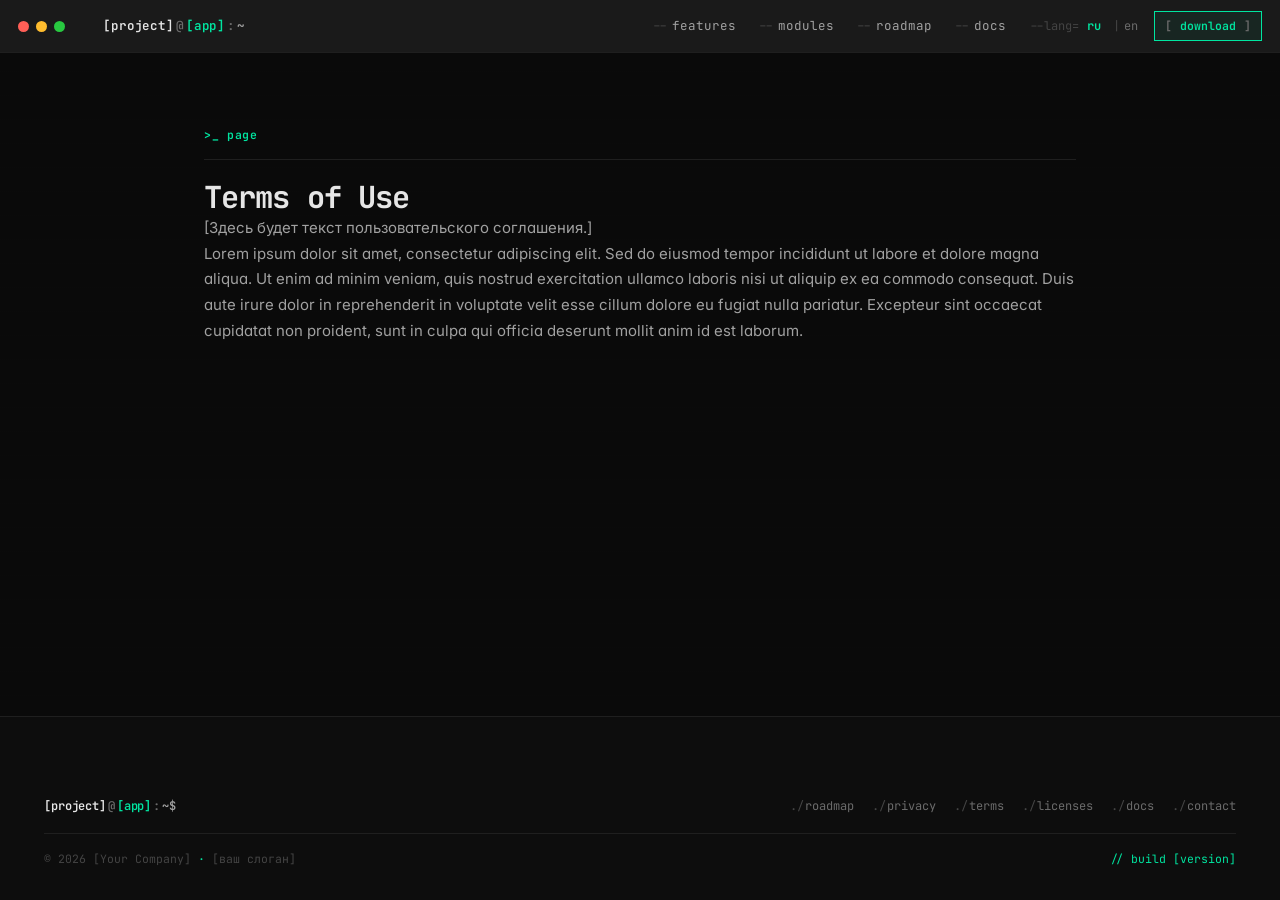
<file: terms.html>
<!DOCTYPE html><html lang="ru"><head>
  <meta charset="UTF-8">
  <meta name="viewport" content="width=device-width, initial-scale=1.0">
  <title>[Project Name] — [Your Catchy Tagline Here]</title>
  <link rel="icon" type="image/x-icon" href="./assets/img/favicon.ico">
  <link rel="icon" type="image/png" sizes="32x32" href="./assets/img/favicon-32x32.png">
  <link rel="icon" type="image/png" sizes="16x16" href="./assets/img/favicon-16x16.png">
  <link rel="apple-touch-icon" sizes="180x180" href="./assets/img/apple-touch-icon.png">
  <meta name="description" content="[Your detailed project description goes here. It should cover main features.]">
  <link rel="preconnect" href="https://fonts.googleapis.com">
  <link rel="preconnect" href="https://fonts.gstatic.com" crossorigin="">
  <link href="https://fonts.googleapis.com/css2?family=Inter:wght@400;500;600;700;800;900&display=swap" rel="stylesheet">
  
  <link rel="stylesheet" href="./assets/css/styles.css">
  <style>
    /* ──────────────────────────────────────────────────────────────
     * Page: index.md — terminal-style landing
     * Local overrides only; everything else from styles.css.
     * ────────────────────────────────────────────────────────────── */

    /* HERO ── booted-up command prompt */
    .hero {
      padding: 92px 0 56px;
      position: relative;
    }
    .hero-grid {
      display: grid;
      grid-template-columns: minmax(0, 1.15fr) minmax(0, 0.85fr);
      gap: 56px;
      align-items: center;
    }
    .hero-cmd {
      font-family: var(--font-mono);
      font-size: 13px;
      color: var(--text-muted);
      margin-bottom: 22px;
    }
    .hero-cmd .prompt { color: var(--mint); }
    .hero-cmd .arg    { color: var(--text); }

    .hero h1 {
      font-family: var(--font-mono);
      font-size: clamp(2.4rem, 5.2vw, 4.2rem);
      font-weight: 800;
      letter-spacing: -0.045em;
      line-height: 1.02;
      margin-bottom: 22px;
    }
    .hero h1 .mint { color: var(--mint); }

    .hero-sub {
      font-family: var(--font-mono);
      font-size: 14px;
      line-height: 1.6;
      color: var(--text-secondary);
      max-width: 540px;
      margin-bottom: 30px;
    }
    .hero-sub::before { content: '// '; color: var(--text-faint); }

    .hero-actions {
      display: flex;
      flex-wrap: wrap;
      gap: 10px;
      margin-bottom: 36px;
    }

    .hero-stats {
      display: grid;
      grid-template-columns: repeat(3, 1fr);
      gap: 0;
      border-top: 1px solid var(--border);
      border-left: 1px solid var(--border);
      max-width: 540px;
    }
    .hero-stat {
      padding: 14px 16px;
      border-right: 1px solid var(--border);
      border-bottom: 1px solid var(--border);
    }
    .hero-stat-value {
      font-family: var(--font-mono);
      font-size: 1.6rem;
      font-weight: 800;
      color: var(--mint);
      letter-spacing: -0.03em;
    }
    .hero-stat-label {
      font-family: var(--font-mono);
      font-size: 11px;
      color: var(--text-muted);
      text-transform: uppercase;
      letter-spacing: 0.08em;
      margin-top: 2px;
    }
    .hero-stat-label::before { content: '// '; color: var(--text-faint); }

    /* Hero art — phone mockup framed as a window */
    .hero-art {
      position: relative;
      align-self: stretch;
      display: flex;
      align-items: center;
      justify-content: center;
    }
    .hero-art-frame {
      position: relative;
      width: 100%;
      max-width: 360px;
      background: var(--bg-panel);
      border: 1px solid var(--border-strong);
      padding: 0;
    }
    .hero-art-head {
      display: flex; align-items: center; gap: 10px;
      padding: 8px 12px;
      background: var(--bg-panel-head);
      border-bottom: 1px solid var(--border);
      font-family: var(--font-mono);
      font-size: 11px;
      color: var(--text-muted);
    }
    .hero-art-head .meta { margin-left: auto; color: var(--mint); }
    .hero-art-body {
      position: relative;
      padding: 36px 18px 28px;
      min-height: 380px;
      display: flex;
      flex-direction: column;
      align-items: stretch;
      justify-content: space-between;
      gap: 18px;
      overflow: hidden;
    }

    /* CSS 3D WIREFRAME CUBE — pure CSS, no images */
    .cube-stage {
      position: relative;
      width: 100%;
      height: 240px;
      perspective: 800px;
      display: grid;
      place-items: center;
    }
    .cube {
      position: relative;
      width: 140px;
      height: 140px;
      transform-style: preserve-3d;
      animation: cubeSpin 18s linear infinite;
    }
    .cube .face {
      position: absolute;
      inset: 0;
      border: 1px solid var(--mint);
      background:
        linear-gradient(135deg, rgba(0, 229, 160, 0.04), rgba(0, 229, 160, 0.10));
      box-shadow:
        inset 0 0 30px rgba(0, 229, 160, 0.06),
        0 0 24px rgba(0, 229, 160, 0.12);
    }
    /* edge inner grid pattern — mono "circuit" feel */
    .cube .face::before {
      content: '';
      position: absolute;
      inset: 8px;
      background:
        linear-gradient(to right,  var(--border-mint) 1px, transparent 1px) 0 0 / 16px 16px,
        linear-gradient(to bottom, var(--border-mint) 1px, transparent 1px) 0 0 / 16px 16px;
      opacity: 0.35;
    }
    /* corner pip */
    .cube .face::after {
      content: '';
      position: absolute;
      top: 6px; left: 6px;
      width: 6px; height: 6px;
      background: var(--mint);
      box-shadow: 0 0 8px var(--mint);
    }
    .cube .f-front  { transform: translateZ(70px); }
    .cube .f-back   { transform: rotateY(180deg) translateZ(70px); }
    .cube .f-right  { transform: rotateY(90deg)  translateZ(70px); }
    .cube .f-left   { transform: rotateY(-90deg) translateZ(70px); }
    .cube .f-top    { transform: rotateX(90deg)  translateZ(70px); }
    .cube .f-bottom { transform: rotateX(-90deg) translateZ(70px); }

    @keyframes cubeSpin {
      0%   { transform: rotateX(-22deg) rotateY(0deg); }
      100% { transform: rotateX(-22deg) rotateY(360deg); }
    }

    /* faint scanline ring around cube */
    .cube-glow {
      position: absolute;
      width: 260px; height: 260px;
      border-radius: 50%;
      background: radial-gradient(circle, rgba(0, 229, 160, 0.16) 0%, transparent 60%);
      filter: blur(20px);
      pointer-events: none;
    }

    /* network ASCII strip under cube */
    .net-strip {
      display: grid;
      grid-template-columns: 1fr auto 1fr;
      gap: 10px;
      align-items: center;
      padding: 10px 12px;
      border: 1px solid var(--border);
      background: var(--bg-elev-1);
      font-family: var(--font-mono);
      font-size: 11px;
      color: var(--text-muted);
    }
    .net-strip .node { color: var(--text); }
    .net-strip .node.is-mint { color: var(--mint); }
    .net-strip .dash {
      letter-spacing: -2px;
      color: var(--mint);
      text-align: center;
      animation: dashFlow 2.4s linear infinite;
    }
    @keyframes dashFlow {
      0%, 100% { opacity: 0.4; }
      50%      { opacity: 1; }
    }

    /* live log lines under network */
    .live-log {
      font-family: var(--font-mono);
      font-size: 11px;
      color: var(--text-muted);
      line-height: 1.6;
    }
    .live-log .ok   { color: var(--mint); }
    .live-log .dim  { color: var(--text-faint); }

    @media (max-width: 960px) {
      .hero-grid { grid-template-columns: 1fr; gap: 36px; }
      .hero-art { order: 2; }
      .hero-art-frame { max-width: 360px; }
    }
    @media (max-width: 480px) {
      .hero { padding: 60px 0 36px; }
      .hero-stats { grid-template-columns: 1fr 1fr; max-width: 100%; }
      .cube-stage { height: 200px; }
      .cube { width: 110px; height: 110px; }
      .cube .f-front, .cube .f-back, .cube .f-right,
      .cube .f-left, .cube .f-top, .cube .f-bottom {
        --tz: 55px;
      }
      .cube .f-front  { transform: translateZ(55px); }
      .cube .f-back   { transform: rotateY(180deg) translateZ(55px); }
      .cube .f-right  { transform: rotateY(90deg)  translateZ(55px); }
      .cube .f-left   { transform: rotateY(-90deg) translateZ(55px); }
      .cube .f-top    { transform: rotateX(90deg)  translateZ(55px); }
      .cube .f-bottom { transform: rotateX(-90deg) translateZ(55px); }
    }

    @media (prefers-reduced-motion: reduce) {
      .cube { animation: none; transform: rotateX(-22deg) rotateY(34deg); }
      .net-strip .dash { animation: none; opacity: 0.75; }
    }

    /* ── SECTION HEAD ── unified shape for #features / #protocols / etc. */
    .sec-head {
      margin-bottom: 28px;
      padding-bottom: 14px;
      border-bottom: 1px solid var(--border);
      display: flex;
      align-items: baseline;
      justify-content: space-between;
      flex-wrap: wrap;
      gap: 12px;
    }
    .sec-head .eyebrow { display: inline-flex; }
    .sec-head h2 {
      font-family: var(--font-mono);
      font-size: clamp(1.5rem, 2.8vw, 2rem);
      font-weight: 700;
      letter-spacing: -0.03em;
    }
    .sec-head .meta {
      font-family: var(--font-mono);
      font-size: 12px;
      color: var(--text-muted);
    }
    .sec-head .meta::before { content: '// '; color: var(--text-faint); }

    /* ── FEATURES GRID ── */
    .feat-grid {
      display: grid;
      grid-template-columns: repeat(3, 1fr);
      gap: 0;
      border-top: 1px solid var(--border);
      border-left: 1px solid var(--border);
    }
    .feat {
      position: relative;
      padding: 22px 22px 24px;
      background: var(--bg-panel);
      border-right: 1px solid var(--border);
      border-bottom: 1px solid var(--border);
      transition: background var(--d-fast) var(--ease);
    }
    .feat:hover { background: var(--bg-elev-1); }
    .feat-icon {
      display: inline-flex;
      align-items: center;
      justify-content: center;
      width: 32px; height: 32px;
      margin-bottom: 14px;
      border: 1px solid var(--border-mint);
      background: var(--mint-tint);
      color: var(--mint);
      font-family: var(--font-mono);
      font-size: 14px;
      font-weight: 700;
    }
    .feat-title {
      font-family: var(--font-mono);
      font-size: 0.98rem;
      font-weight: 700;
      color: var(--text);
      margin-bottom: 6px;
    }
    .feat-title::before { content: '> '; color: var(--mint); }
    .feat-desc {
      font-family: var(--font-sans);
      font-size: 13.5px;
      line-height: 1.6;
      color: var(--text-secondary);
    }
    @media (max-width: 960px) { .feat-grid { grid-template-columns: repeat(2, 1fr); } }
    @media (max-width: 560px) { .feat-grid { grid-template-columns: 1fr; } }

    /* ── PROTOCOLS LIST ── */
    .proto-list {
      display: grid;
      grid-template-columns: 1fr;
      border: 1px solid var(--border);
    }
    .proto-row {
      display: grid;
      grid-template-columns: 140px 1fr auto;
      gap: 20px;
      padding: 16px 22px;
      border-bottom: 1px solid var(--border);
      align-items: center;
      transition: background var(--d-fast) var(--ease);
    }
    .proto-row:last-child { border-bottom: none; }
    .proto-row:hover { background: var(--bg-elev-1); }
    .proto-name {
      font-family: var(--font-mono);
      font-size: 14px;
      font-weight: 700;
      color: var(--text);
    }
    .proto-name::before { content: '$ '; color: var(--mint); }
    .proto-desc {
      font-family: var(--font-sans);
      font-size: 13.5px;
      color: var(--text-secondary);
      line-height: 1.55;
    }
    .proto-tags { display: flex; gap: 6px; flex-wrap: wrap; justify-content: flex-end; }
    @media (max-width: 720px) {
      .proto-row { grid-template-columns: 1fr; gap: 6px; }
      .proto-tags { justify-content: flex-start; }
    }

    /* ── TRANSPORTS ── horizontal cloud of tags */
    .transports {
      display: flex;
      flex-wrap: wrap;
      gap: 6px;
      padding: 18px 22px;
      background: var(--bg-panel);
      border: 1px solid var(--border);
    }
    .transports .tag { font-size: 11.5px; padding: 3px 9px; }

    /* ── CTA STRIP ── */
    .cta-strip {
      padding: 38px 30px;
      background: var(--bg-panel);
      border: 1px solid var(--border-mint);
      display: grid;
      grid-template-columns: 1fr auto;
      gap: 28px;
      align-items: center;
    }
    .cta-strip::before {
      content: '$ [command]';
      position: absolute;
      top: -14px;
      left: 30px;
      padding: 2px 8px;
      background: var(--bg-panel);
      border: 1px solid var(--border-mint);
      font-family: var(--font-mono);
      font-size: 10.5px;
      color: var(--mint);
      letter-spacing: 0.04em;
      text-transform: lowercase;
    }
    .cta-strip { position: relative; }
    .cta-strip h2 {
      font-family: var(--font-mono);
      font-size: clamp(1.4rem, 2.4vw, 1.8rem);
      font-weight: 700;
      letter-spacing: -0.025em;
      margin-bottom: 8px;
    }
    .cta-strip p {
      font-family: var(--font-mono);
      font-size: 13px;
      color: var(--text-muted);
    }
    .cta-strip p::before { content: '// '; color: var(--text-faint); }
    .cta-actions { display: flex; gap: 10px; flex-wrap: wrap; justify-content: flex-end; }
    @media (max-width: 720px) {
      .cta-strip { grid-template-columns: 1fr; padding: 30px 22px; }
      .cta-actions { justify-content: flex-start; }
    }

    /* Section base — replaces old big-feature/hero-art-section etc. */
    section.block { padding: 56px 0; }
    @media (max-width: 768px) { section.block { padding: 40px 0; } }
  </style>
</head>
<body>
  
  <header class="site-header" id="header">
    <div class="site-header-inner">
      <span class="win-dots" aria-hidden="true"><span></span><span></span><span></span></span>
      <a href="#" class="brand-path">
        <span class="host">[project]</span><span class="sep">@</span><span class="at">[app]</span><span class="sep">:</span><span class="path">~</span>
      </a>
      <nav class="site-nav">
        <a href="index.html#features">features</a>
        <a href="index.html#modules">modules</a>
        <a href="roadmap.html">roadmap</a>
        <a href="docs.html">docs</a>
      </nav>
      <div class="site-actions">
        <div class="lang-switcher">
          <button class="lang-btn active" onclick="setLang('ru')">ru</button>
          <button class="lang-btn" onclick="setLang('en')">en</button>
        </div>
        <a href="#download" class="btn btn-primary btn-sm">download</a>
      </div>
    </div>
  </header>

    <section class="section">
    <div class="container container-narrow prose">
      <div class="sec-head" style="margin-bottom: 20px;">
        <span class="eyebrow">page</span>
      </div>
      <h2>Terms of Use</h2>
      <p>[Здесь будет текст пользовательского соглашения.]</p>
      <p>Lorem ipsum dolor sit amet, consectetur adipiscing elit. Sed do eiusmod tempor incididunt ut labore et dolore magna aliqua. Ut enim ad minim veniam, quis nostrud exercitation ullamco laboris nisi ut aliquip ex ea commodo consequat. Duis aute irure dolor in reprehenderit in voluptate velit esse cillum dolore eu fugiat nulla pariatur. Excepteur sint occaecat cupidatat non proident, sunt in culpa qui officia deserunt mollit anim id est laborum.</p>
    </div>
  </section>

  <footer class="site-footer">
    <div class="container site-footer-inner">
      <div class="brand-path">
        <span class="host">[project]</span><span class="sep">@</span><span class="at">[app]</span><span class="sep">:</span><span class="path">~$</span>
      </div>
      <div class="site-footer-links">
        <a href="roadmap.html">roadmap</a>
        <a href="privacy.html">privacy</a>
        <a href="terms.html">terms</a>
        <a href="licenses.html">licenses</a>
        <a href="docs.html">docs</a>
        <a href="contact.html">contact</a>
      </div>
    </div>
    <div class="container">
      <div class="site-footer-copy">
        <span>© 2026 [Your Company] <span class="tok-mint">·</span> <span lang="ru">[ваш слоган]</span><span lang="en">[your slogan]</span></span>
        <span class="tok-mint">// build [version]</span>
      </div>
    </div>
  </footer>

  <script>
    // Sticky header scroll-state
    const header = document.getElementById('header');
    window.addEventListener('scroll', () => {
      header.classList.toggle('scrolled', window.scrollY > 30);
    });

    // Smooth scroll for anchor links
    document.querySelectorAll('a[href^="#"]').forEach(anchor => {
      anchor.addEventListener('click', function(e) {
        const target = document.querySelector(this.getAttribute('href'));
        if (target) {
          e.preventDefault();
          target.scrollIntoView({ behavior: 'smooth', block: 'start' });
        }
      });
    });

    // Language switcher
    function setLang(lang) {
      document.body.classList.remove('lang-ru', 'lang-en');
      if (lang === 'en') document.body.classList.add('lang-en');
      document.querySelectorAll('.lang-btn').forEach(btn => {
        btn.classList.remove('active');
        if (btn.textContent.toLowerCase() === lang.toLowerCase()) btn.classList.add('active');
      });
      localStorage.setItem('terminus-lang', lang);
    }
    const savedLang = localStorage.getItem('terminus-lang');
    if (savedLang) setLang(savedLang);
  </script>

</body></html>
</file>
<file: assets/css/styles.css>
@import url('https://fonts.googleapis.com/css2?family=JetBrains+Mono:wght@400;500;600;700;800&family=Inter:wght@400;500;600;700;800;900&display=swap');

:root {
  
  --bg:               #0A0A0A;
  --bg-elev-1:        #111111;
  --bg-elev-2:        #161616;
  --bg-panel:         #0D0D0D;
  --bg-panel-head:    #1A1A1A;
  --bg-stripe:        #0F0F0F;     

  --border:           #1F1F1F;
  --border-dim:       #161616;
  --border-strong:    #2A2A2A;
  --border-mint:      rgba(0, 229, 160, 0.30);

  --mint:             #00E5A0;
  --mint-dim:         #00A878;
  --mint-bright:      #4DFFC2;
  --mint-deep:        #00735A;
  --mint-tint:        rgba(0, 229, 160, 0.06);
  --mint-tint-strong: rgba(0, 229, 160, 0.12);

  --info:             #5EA3FF;
  --warn:             #FBBF24;
  --err:              #F87171;
  --ok:               #00E5A0;
  --muted:            #6B7280;

  --text:             #E6E6E6;
  --text-secondary:   #A1A1A1;
  --text-muted:       #6B6B6B;
  --text-faint:       #444444;
  --text-cmt:         #4B5563;       

  --font-mono:        'JetBrains Mono', ui-monospace, 'SF Mono', Menlo, Consolas, monospace;
  --font-sans:        'Inter', -apple-system, BlinkMacSystemFont, 'Segoe UI', sans-serif;

  --container:        1240px;
  --container-narrow: 920px;
  --gutter:           24px;
  --gutter-mobile:    16px;
  --header-h:         52px;

  --d-fast:           120ms;
  --d:                200ms;
  --d-slow:           360ms;
  --ease:             cubic-bezier(0.2, 0.8, 0.2, 1);
}

*, *::before, *::after {
  margin: 0;
  padding: 0;
  box-sizing: border-box;
}

html {
  scroll-behavior: smooth;
  -webkit-text-size-adjust: 100%;
}

body {
  font-family: var(--font-mono);
  font-feature-settings: 'cv11', 'ss01';
  background: var(--bg);
  color: var(--text);
  font-size: 14px;
  line-height: 1.55;
  min-height: 100vh;
  display: flex;
  flex-direction: column;
  overflow-x: hidden;
  -webkit-font-smoothing: antialiased;
  -moz-osx-font-smoothing: grayscale;
}

img, svg { display: block; max-width: 100%; }

a {
  color: inherit;
  text-decoration: none;
  transition: color var(--d-fast) var(--ease);
}

button {
  font: inherit;
  color: inherit;
  background: none;
  border: none;
  cursor: pointer;
}

::selection {
  background: var(--mint);
  color: #000;
}

body::before {
  content: '';
  position: fixed;
  inset: 0;
  pointer-events: none;
  z-index: -1;
  background-image: repeating-linear-gradient(
    180deg,
    transparent 0,
    transparent 23px,
    rgba(255, 255, 255, 0.012) 24px
  );
}

.container {
  width: 100%;
  max-width: var(--container);
  margin: 0 auto;
  padding: 0 var(--gutter);
}
.container-narrow { max-width: var(--container-narrow); }

@media (max-width: 640px) {
  .container,
  .container-narrow {
    padding: 0 var(--gutter-mobile);
  }
}

.site-header {
  position: sticky;
  top: 0;
  z-index: 100;
  background: var(--bg-panel-head);
  border-bottom: 1px solid var(--border);
  font-family: var(--font-mono);
}

.site-header-inner {
  display: flex;
  align-items: center;
  gap: 24px;
  height: var(--header-h);
  padding: 0 18px;
  font-size: 12.5px;
}

.win-dots {
  display: inline-flex;
  gap: 7px;
  margin-right: 14px;
}
.win-dots span {
  width: 11px;
  height: 11px;
  border-radius: 50%;
  background: #333;
}
.win-dots span:nth-child(1) { background: #FF5F57; }
.win-dots span:nth-child(2) { background: #FEBC2E; }
.win-dots span:nth-child(3) { background: #28C840; }

.brand-path {
  display: inline-flex;
  align-items: baseline;
  gap: 0;
  font-weight: 600;
  letter-spacing: -0.01em;
  color: var(--text);
}
.brand-path .at      { color: var(--mint); }
.brand-path .host    { color: var(--text); }
.brand-path .sep     { color: var(--text-muted); margin: 0 2px; }
.brand-path .path    { color: var(--text-secondary); }

.site-nav {
  display: flex;
  align-items: center;
  gap: 22px;
  margin-left: auto;
  font-size: 12.5px;
}
.site-nav a {
  color: var(--text-secondary);
  position: relative;
}
.site-nav a::before {
  content: '--';
  color: var(--text-faint);
  margin-right: 4px;
}
.site-nav a:hover { color: var(--mint); }

.site-actions {
  display: flex;
  align-items: center;
  gap: 10px;
}

.lang-switcher {
  display: inline-flex;
  align-items: center;
  font-family: var(--font-mono);
  font-size: 12px;
  color: var(--text-muted);
}
.lang-switcher::before {
  content: '--lang=';
  color: var(--text-faint);
  margin-right: 2px;
}
.lang-btn {
  padding: 2px 6px;
  border: none;
  background: none;
  color: var(--text-muted);
  font-family: inherit;
  font-size: inherit;
  text-transform: lowercase;
  cursor: pointer;
  transition: color var(--d-fast) var(--ease);
}
.lang-btn:hover  { color: var(--text); }
.lang-btn.active { color: var(--mint); font-weight: 600; }
.lang-btn + .lang-btn::before {
  content: '|';
  color: var(--text-faint);
  margin-right: 4px;
}

@media (max-width: 900px) {
  .site-nav { display: none; }
  .site-header-inner { gap: 12px; }
  .lang-switcher::before { content: ''; margin: 0; }
}
@media (max-width: 480px) {
  .brand-path .path { display: none; }
  .win-dots { margin-right: 8px; }
  .site-header-inner { padding: 0 12px; }
}

.btn {
  display: inline-flex;
  align-items: center;
  gap: 8px;
  padding: 8px 14px;
  font-family: var(--font-mono);
  font-size: 12.5px;
  font-weight: 600;
  letter-spacing: 0;
  color: var(--text);
  background: transparent;
  border: 1px solid var(--border-strong);
  border-radius: 0;
  cursor: pointer;
  transition: background var(--d-fast) var(--ease),
              border-color var(--d-fast) var(--ease),
              color var(--d-fast) var(--ease);
  white-space: nowrap;
}
.btn::before { content: '['; color: var(--text-muted); }
.btn::after  { content: ']'; color: var(--text-muted); }
.btn:hover {
  border-color: var(--mint);
  color: var(--mint);
}
.btn:hover::before, .btn:hover::after { color: var(--mint); }

.btn-primary {
  border-color: var(--mint);
  color: var(--mint);
  background: var(--mint-tint);
}
.btn-primary:hover {
  background: var(--mint);
  color: #00150E;
}
.btn-primary:hover::before, .btn-primary:hover::after { color: #00150E; }

.btn-lg { padding: 11px 18px; font-size: 13px; }
.btn-sm { padding: 5px 10px; font-size: 11.5px; }

h1, h2, h3, h4 {
  font-family: var(--font-mono);
  font-weight: 700;
  letter-spacing: -0.02em;
  color: var(--text);
  line-height: 1.15;
}

h1 {
  font-size: clamp(2rem, 4.6vw, 3.4rem);
  font-weight: 800;
  letter-spacing: -0.04em;
  line-height: 1.05;
}

h2 {
  font-size: clamp(1.4rem, 2.6vw, 1.9rem);
  font-weight: 700;
  letter-spacing: -0.03em;
}

h3 {
  font-size: 1.05rem;
  font-weight: 600;
}

h4 {
  font-size: 0.95rem;
  font-weight: 600;
  color: var(--text-secondary);
}

p {
  color: var(--text-secondary);
  font-family: var(--font-mono);
  font-size: 13.5px;
  line-height: 1.65;
}

.prose, .prose p, .prose li {
  font-family: var(--font-sans);
  font-size: 15px;
  line-height: 1.72;
  color: var(--text-secondary);
}
.prose h2, .prose h3 { font-family: var(--font-mono); }

code, kbd, .mono {
  font-family: var(--font-mono);
  font-size: 0.9em;
}
code {
  background: var(--bg-elev-1);
  border: 1px solid var(--border);
  padding: 1px 6px;
  color: var(--mint);
}

.tok-mint { color: var(--mint); }
.tok-dim  { color: var(--text-muted); }
.tok-cmt  { color: var(--text-cmt); }

.comment-line {
  font-family: var(--font-mono);
  font-size: 12.5px;
  color: var(--text-cmt);
}
.comment-line::before { content: '// '; color: var(--text-faint); }

.eyebrow {
  display: inline-flex;
  align-items: center;
  gap: 8px;
  font-family: var(--font-mono);
  font-size: 11.5px;
  font-weight: 600;
  letter-spacing: 0.05em;
  text-transform: lowercase;
  color: var(--mint);
}
.eyebrow::before {
  content: '>_';
  color: var(--mint);
  font-weight: 700;
}

.panel {
  position: relative;
  background: var(--bg-panel);
  border: 1px solid var(--border);
  border-radius: 0;
  transition: border-color var(--d) var(--ease),
              background var(--d) var(--ease);
}
.panel:hover {
  border-color: var(--border-strong);
}

.panel-head {
  display: flex;
  align-items: center;
  gap: 10px;
  padding: 8px 14px;
  background: var(--bg-panel-head);
  border-bottom: 1px solid var(--border);
  font-family: var(--font-mono);
  font-size: 11.5px;
  font-weight: 600;
  letter-spacing: 0;
  color: var(--text-muted);
}
.panel-head .pip {
  display: inline-block;
  width: 7px;
  height: 7px;
  background: var(--mint);
  box-shadow: 0 0 6px var(--mint);
}
.panel-head .label  { color: var(--text); }
.panel-head .meta   { margin-left: auto; color: var(--text-faint); }

.panel-body {
  padding: 20px 22px;
}
.panel-body > * + * { margin-top: 12px; }

.panel.is-mint  { border-color: var(--border-mint); }
.panel.is-mint .panel-head { border-bottom-color: var(--border-mint); }
.panel.is-warn  { border-color: rgba(251, 191, 36, 0.35); }
.panel.is-warn .panel-head { border-bottom-color: rgba(251, 191, 36, 0.35); color: var(--warn); }
.panel.is-err   { border-color: rgba(248, 113, 113, 0.35); }
.panel.is-err  .panel-head { border-bottom-color: rgba(248, 113, 113, 0.35); color: var(--err); }
.panel.is-info  { border-color: rgba(94, 163, 255, 0.35); }
.panel.is-info .panel-head { border-bottom-color: rgba(94, 163, 255, 0.35); color: var(--info); }

section { position: relative; }

.section { padding: 72px 0; }
.section-tight { padding: 48px 0; }
.section-loose { padding: 110px 0; }
@media (max-width: 768px) {
  .section { padding: 56px 0; }
  .section-tight { padding: 40px 0; }
  .section-loose { padding: 72px 0; }
}

.section-head {
  display: flex;
  flex-direction: column;
  gap: 10px;
  margin-bottom: 40px;
  max-width: 760px;
}
.section-head p {
  color: var(--text-secondary);
  font-size: 14px;
}

.grid { display: grid; gap: 16px; }
.grid-2 { grid-template-columns: repeat(2, 1fr); }
.grid-3 { grid-template-columns: repeat(3, 1fr); }
.grid-4 { grid-template-columns: repeat(4, 1fr); }

@media (max-width: 1024px) {
  .grid-3, .grid-4 { grid-template-columns: repeat(2, 1fr); }
}
@media (max-width: 640px) {
  .grid-2, .grid-3, .grid-4 { grid-template-columns: 1fr; }
}

.grid.tight-grid { gap: 0; }
.grid.tight-grid > .panel {
  border-right-width: 0;
  border-bottom-width: 0;
}
.grid.tight-grid > .panel:last-child { border-right-width: 1px; }
.grid.tight-grid {
  border-right: 1px solid var(--border);
  border-bottom: 1px solid var(--border);
}

.tag {
  display: inline-flex;
  align-items: center;
  gap: 4px;
  padding: 2px 7px;
  border: 1px solid var(--border-strong);
  background: var(--bg-elev-1);
  color: var(--text-secondary);
  font-family: var(--font-mono);
  font-size: 11px;
  font-weight: 500;
  text-transform: lowercase;
  border-radius: 0;
}
.tag-mint { border-color: var(--border-mint); color: var(--mint); background: var(--mint-tint); }
.tag-warn { border-color: rgba(251, 191, 36, 0.30); color: var(--warn); background: rgba(251, 191, 36, 0.06); }
.tag-err  { border-color: rgba(248, 113, 113, 0.30); color: var(--err);  background: rgba(248, 113, 113, 0.06); }
.tag-info { border-color: rgba(94, 163, 255, 0.30);  color: var(--info); background: rgba(94, 163, 255, 0.06); }

.badge {
  display: inline-flex;
  align-items: center;
  gap: 8px;
  padding: 4px 10px;
  border: 1px solid var(--border-strong);
  background: var(--bg-elev-1);
  font-family: var(--font-mono);
  font-size: 11.5px;
  font-weight: 600;
  text-transform: uppercase;
  letter-spacing: 0.08em;
  color: var(--text-secondary);
}
.badge::before {
  content: '';
  width: 6px;
  height: 6px;
  background: currentColor;
  display: inline-block;
}
.badge.is-ok   { color: var(--mint); border-color: var(--border-mint); }
.badge.is-go   { color: var(--info); border-color: rgba(94, 163, 255, 0.30); }
.badge.is-plan { color: var(--warn); border-color: rgba(251, 191, 36, 0.30); }
.badge.is-next { color: #F472B6;     border-color: rgba(236, 72, 153, 0.30); }

ul.bullets {
  list-style: none;
  margin: 12px 0;
}
ul.bullets li {
  position: relative;
  padding-left: 22px;
  margin-bottom: 6px;
  color: var(--text-secondary);
  font-family: var(--font-mono);
  font-size: 13.5px;
}
ul.bullets li::before {
  content: '▸';
  position: absolute;
  left: 4px;
  top: 0;
  color: var(--mint);
}

ol.numbered {
  list-style: none;
  counter-reset: n;
  margin: 12px 0;
}
ol.numbered > li {
  counter-increment: n;
  position: relative;
  padding-left: 56px;
  margin-bottom: 12px;
  color: var(--text-secondary);
}
ol.numbered > li::before {
  content: '[' counter(n, decimal-leading-zero) ']';
  position: absolute;
  left: 0;
  top: 0;
  color: var(--mint);
  font-family: var(--font-mono);
  font-weight: 600;
}

.note {
  position: relative;
  padding: 14px 18px;
  margin: 16px 0;
  background: var(--bg-panel);
  border: 1px solid var(--border-strong);
  font-family: var(--font-mono);
  font-size: 13px;
  color: var(--text-secondary);
}
.note .note-head {
  display: flex;
  align-items: center;
  gap: 8px;
  margin-bottom: 6px;
  font-size: 11.5px;
  font-weight: 700;
  text-transform: uppercase;
  letter-spacing: 0.08em;
  color: var(--text);
}
.note .note-head::before {
  content: '##';
  color: var(--text-faint);
}
.note-info  { border-color: rgba(94, 163, 255, 0.30); }
.note-info  .note-head { color: var(--info); }
.note-warn  { border-color: rgba(251, 191, 36, 0.30); }
.note-warn  .note-head { color: var(--warn); }
.note-err   { border-color: rgba(248, 113, 113, 0.30); }
.note-err   .note-head { color: var(--err); }
.note-ok    { border-color: var(--border-mint); background: var(--mint-tint); }
.note-ok    .note-head { color: var(--mint); }

.site-footer {
  position: relative;
  margin-top: auto;
  padding: 80px 0 32px;
  border-top: 1px solid var(--border);
  background: var(--bg-panel);
  font-family: var(--font-mono);
  font-size: 12px;
}
.site-footer-inner {
  display: flex;
  flex-wrap: wrap;
  gap: 22px;
  align-items: center;
  justify-content: space-between;
}
.site-footer-links {
  display: flex;
  flex-wrap: wrap;
  gap: 18px;
}
.site-footer-links a {
  color: var(--text-muted);
  transition: color var(--d-fast) var(--ease);
}
.site-footer-links a::before {
  content: './';
  color: var(--text-faint);
  margin-right: 1px;
}
.site-footer-links a:hover { color: var(--mint); }

.site-footer-copy {
  width: 100%;
  margin-top: 18px;
  padding-top: 16px;
  border-top: 1px solid var(--border);
  display: flex;
  flex-wrap: wrap;
  justify-content: space-between;
  gap: 10px;
  font-size: 11.5px;
  color: var(--text-faint);
}
.site-footer-copy .tok-mint { color: var(--mint); }

.fade-up {
  opacity: 0;
  transform: translateY(14px);
  transition: opacity 0.4s var(--ease), transform 0.4s var(--ease);
}
.fade-up.visible {
  opacity: 1;
  transform: none;
}

@media (prefers-reduced-motion: reduce) {
  *, *::before, *::after {
    animation-duration: 0.001ms !important;
    transition-duration: 0.001ms !important;
    animation-iteration-count: 1 !important;
  }
  .fade-up { opacity: 1; transform: none; }
}

.caret {
  display: inline-block;
  width: 0.55em;
  height: 1em;
  background: var(--mint);
  vertical-align: -0.12em;
  margin-left: 2px;
  animation: caret-blink 1.05s steps(1, end) infinite;
}
@keyframes caret-blink {
  50% { opacity: 0; }
}

[lang="en"] { display: none; }
[lang="ru"] { display: block; }
body.lang-en [lang="en"] { display: block; }
body.lang-en [lang="ru"] { display: none; }

span[lang="en"], strong[lang="en"], small[lang="en"], em[lang="en"] { display: none; }
span[lang="ru"], strong[lang="ru"], small[lang="ru"], em[lang="ru"] { display: inline; }
body.lang-en span[lang="en"], body.lang-en strong[lang="en"],
body.lang-en small[lang="en"], body.lang-en em[lang="en"] { display: inline; }
body.lang-en span[lang="ru"], body.lang-en strong[lang="ru"],
body.lang-en small[lang="ru"], body.lang-en em[lang="ru"] { display: none; }

li[lang="en"] { display: none; }
li[lang="ru"] { display: list-item; }
body.lang-en li[lang="en"] { display: list-item; }
body.lang-en li[lang="ru"] { display: none; }

p[lang="en"] { display: none; }
p[lang="ru"] { display: block; }
body.lang-en p[lang="en"] { display: block; }
body.lang-en p[lang="ru"] { display: none; }

div[lang="en"] { display: none; }
div[lang="ru"] { display: block; }
body.lang-en div[lang="en"] { display: block; }
body.lang-en div[lang="ru"] { display: none; }

th[lang="en"], td[lang="en"] { display: none; }
th[lang="ru"], td[lang="ru"] { display: table-cell; }
body.lang-en th[lang="en"], body.lang-en td[lang="en"] { display: table-cell; }
body.lang-en th[lang="ru"], body.lang-en td[lang="ru"] { display: none; }

::-webkit-scrollbar { width: 9px; height: 9px; }
::-webkit-scrollbar-track { background: var(--bg); }
::-webkit-scrollbar-thumb { background: var(--border-strong); border-radius: 0; }
::-webkit-scrollbar-thumb:hover { background: var(--mint-dim); }

:focus-visible {
  outline: 2px solid var(--mint);
  outline-offset: 2px;
}
</file>
